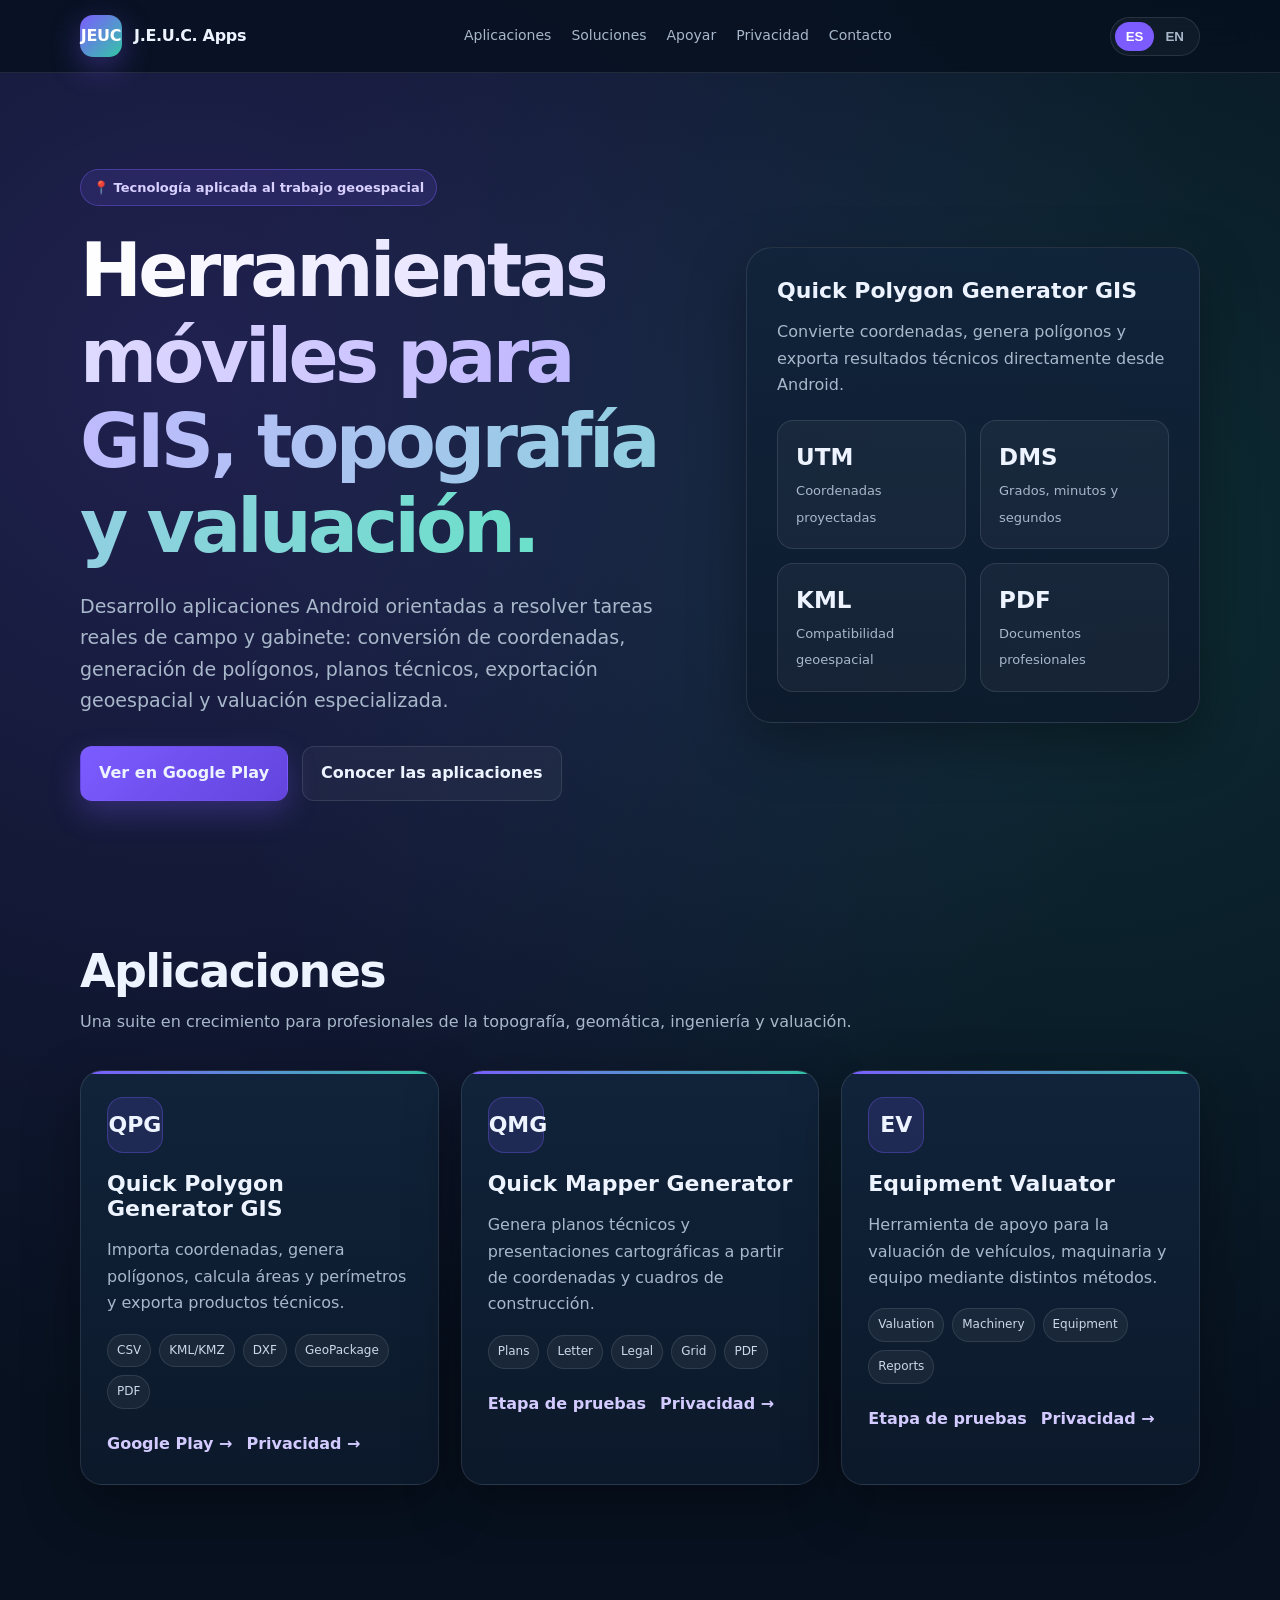
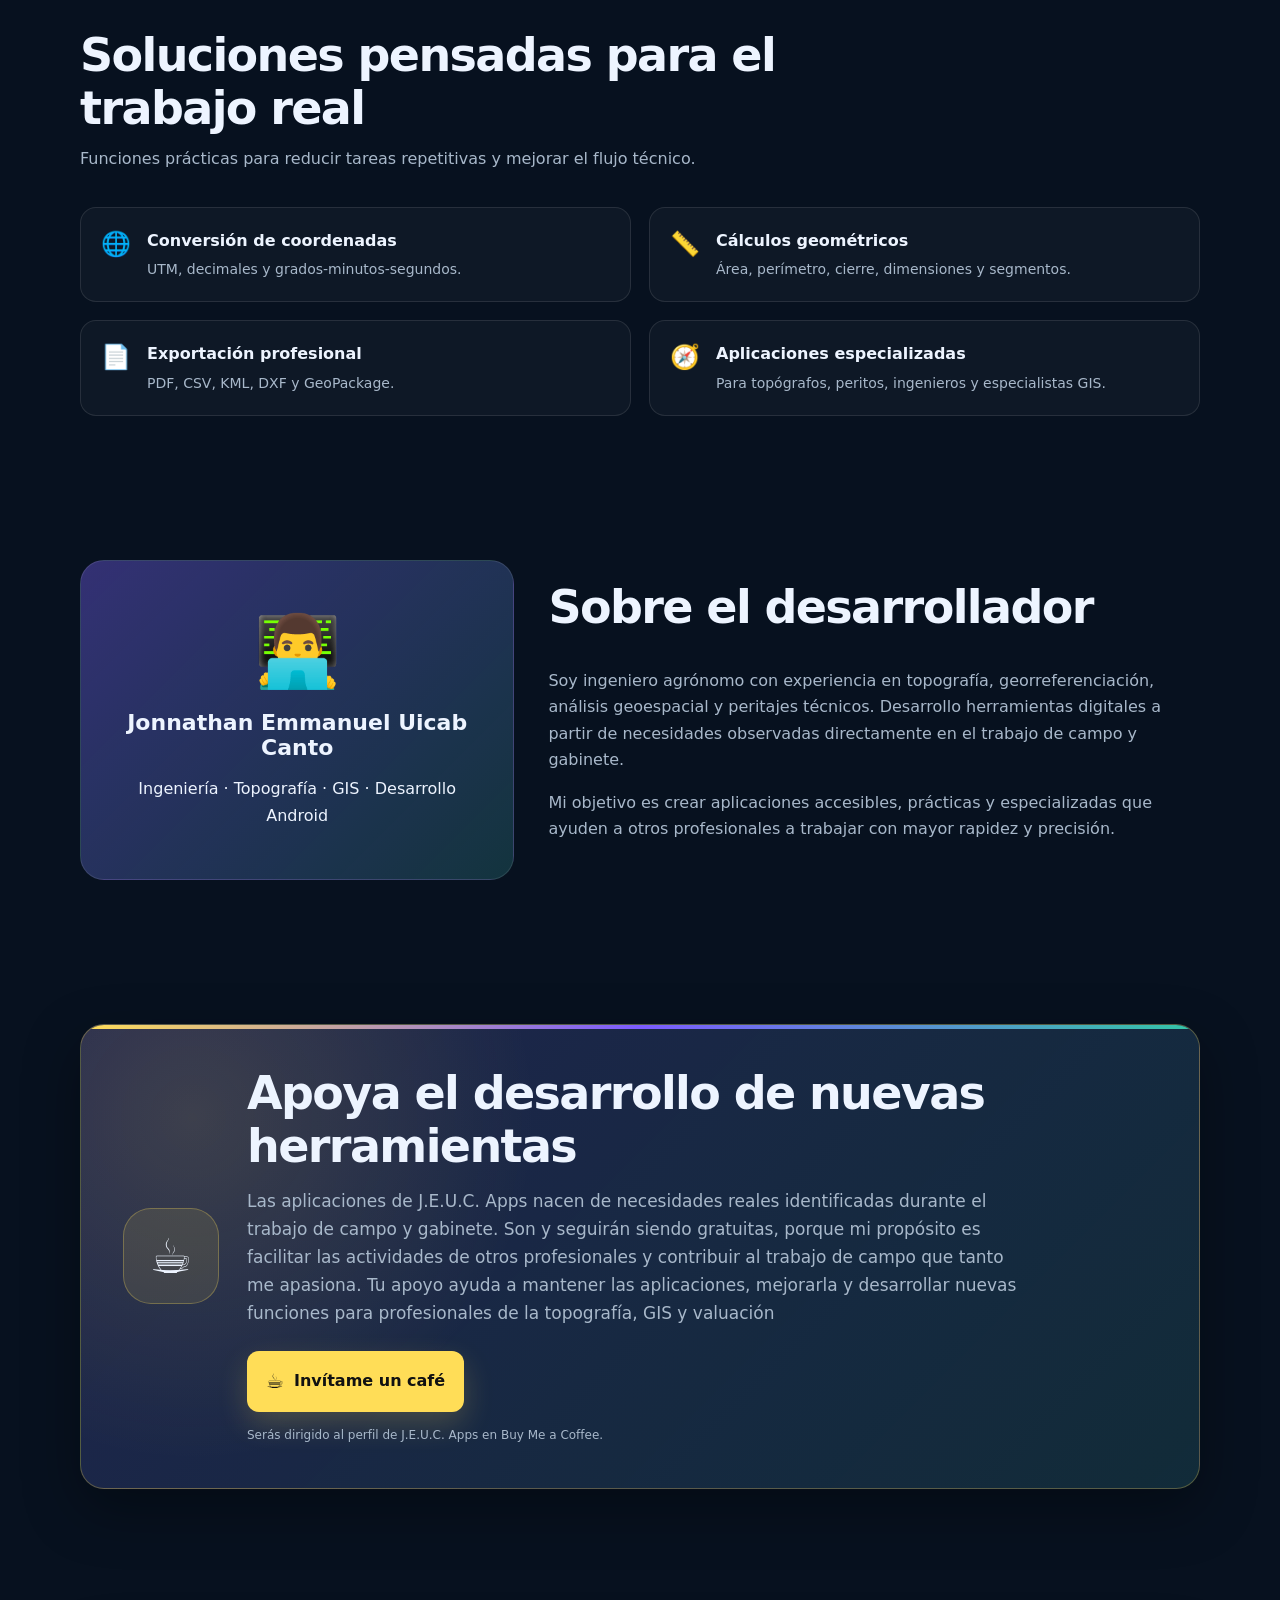
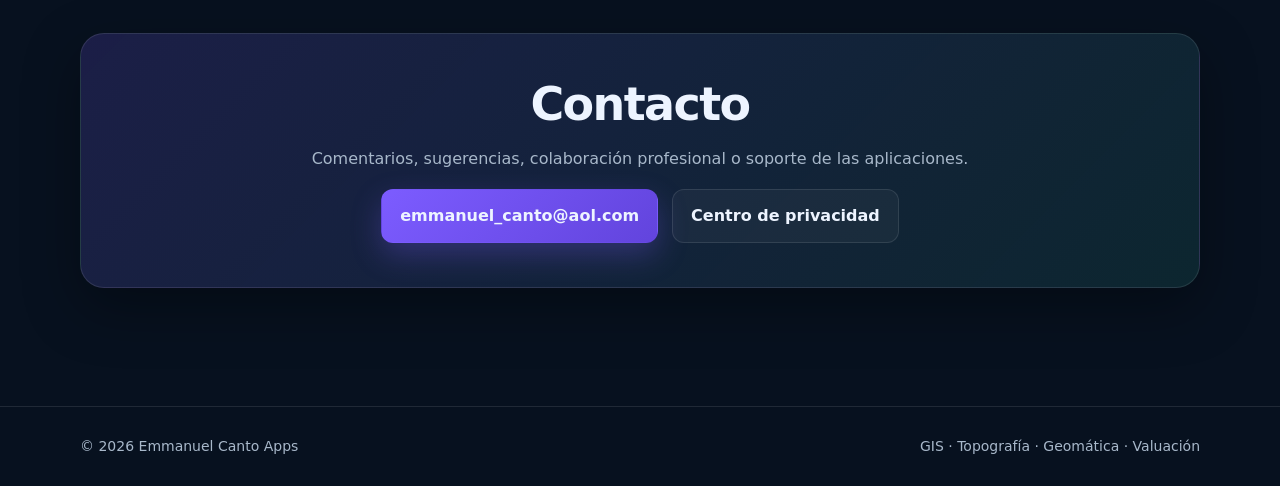
<file: index.html>
<!DOCTYPE html>
<html
  lang="es"
  data-title-es="J.E.U.C. Apps | GIS, Topografía y Valuación"
  data-title-en="J.E.U.C. Apps | GIS, Surveying and Valuation"
>

<head>
  <meta charset="UTF-8">

  <meta
    name="viewport"
    content="width=device-width, initial-scale=1.0"
  >

  <meta
    name="description"
    content="Android applications for GIS, surveying, geomatics and valuation."
  >

  <title>J.E.U.C. Apps</title>

  <link
    rel="stylesheet"
    href="styles.css?v=20260806-3"
  >
</head>

<body class="lang-es">

  <!-- =====================================================
       ENCABEZADO
       ===================================================== -->

  <header class="site-header">
    <div class="container navbar">

      <a class="brand" href="index.html">
        <span class="brand-mark">JEUC</span>
        <span>J.E.U.C. Apps</span>
      </a>

      <nav
        class="nav-links"
        aria-label="Main navigation"
      >

        <a href="index.html#apps">
          <span data-lang="es">Aplicaciones</span>
          <span data-lang="en">Apps</span>
        </a>

        <a href="index.html#solutions">
          <span data-lang="es">Soluciones</span>
          <span data-lang="en">Solutions</span>
        </a>

        <a href="index.html#support">
          <span data-lang="es">Apoyar</span>
          <span data-lang="en">Support</span>
        </a>

        <a href="privacy.html">
          <span data-lang="es">Privacidad</span>
          <span data-lang="en">Privacy</span>
        </a>

        <a href="index.html#contact">
          <span data-lang="es">Contacto</span>
          <span data-lang="en">Contact</span>
        </a>

      </nav>

      <div
        class="language-switch"
        aria-label="Language selector"
      >

        <button
          type="button"
          data-language-button="es"
          aria-pressed="false"
        >
          ES
        </button>

        <button
          type="button"
          data-language-button="en"
          aria-pressed="false"
        >
          EN
        </button>

      </div>

    </div>
  </header>


  <main>

    <!-- =====================================================
         HERO
         ===================================================== -->

    <section class="hero" id="home">
      <div class="container hero-grid">

        <div>

          <div class="eyebrow">

            <span data-lang="es">
              📍 Tecnología aplicada al trabajo geoespacial
            </span>

            <span data-lang="en">
              📍 Technology for geospatial work
            </span>

          </div>

          <h1>

            <span
              class="gradient-text"
              data-lang="es"
            >
              Herramientas móviles para GIS, topografía y valuación.
            </span>

            <span
              class="gradient-text"
              data-lang="en"
            >
              Mobile tools for GIS, surveying and valuation.
            </span>

          </h1>

          <p class="lead" data-lang="es">
            Desarrollo aplicaciones Android orientadas a resolver tareas
            reales de campo y gabinete: conversión de coordenadas,
            generación de polígonos, planos técnicos, exportación
            geoespacial y valuación especializada.
          </p>

          <p class="lead" data-lang="en">
            I develop Android applications focused on real field and office
            workflows: coordinate conversion, polygon generation,
            technical plans, geospatial exports and specialised valuation.
          </p>

          <div class="actions">

            <a
              class="btn btn-primary"
              href="https://play.google.com/store/apps/details?id=com.quickpolygongenerator.mobile"
              target="_blank"
              rel="noopener noreferrer"
            >

              <span data-lang="es">
                Ver en Google Play
              </span>

              <span data-lang="en">
                View on Google Play
              </span>

            </a>

            <a
              class="btn btn-secondary"
              href="#apps"
            >

              <span data-lang="es">
                Conocer las aplicaciones
              </span>

              <span data-lang="en">
                Explore the apps
              </span>

            </a>

          </div>

        </div>


        <aside class="hero-card">

          <h3>Quick Polygon Generator GIS</h3>

          <p data-lang="es">
            Convierte coordenadas, genera polígonos y exporta resultados
            técnicos directamente desde Android.
          </p>

          <p data-lang="en">
            Convert coordinates, generate polygons and export technical
            results directly from Android.
          </p>

          <div class="stat-grid">

            <div class="stat">
              <strong>UTM</strong>

              <span data-lang="es">
                Coordenadas proyectadas
              </span>

              <span data-lang="en">
                Projected coordinates
              </span>
            </div>

            <div class="stat">
              <strong>DMS</strong>

              <span data-lang="es">
                Grados, minutos y segundos
              </span>

              <span data-lang="en">
                Degrees, minutes and seconds
              </span>
            </div>

            <div class="stat">
              <strong>KML</strong>

              <span data-lang="es">
                Compatibilidad geoespacial
              </span>

              <span data-lang="en">
                Geospatial compatibility
              </span>
            </div>

            <div class="stat">
              <strong>PDF</strong>

              <span data-lang="es">
                Documentos profesionales
              </span>

              <span data-lang="en">
                Professional documents
              </span>
            </div>

          </div>

        </aside>

      </div>
    </section>


    <!-- =====================================================
         APLICACIONES
         ===================================================== -->

    <section id="apps">
      <div class="container">

        <div class="section-head">

          <h2 data-lang="es">
            Aplicaciones
          </h2>

          <h2 data-lang="en">
            Applications
          </h2>

          <p data-lang="es">
            Una suite en crecimiento para profesionales de la topografía,
            geomática, ingeniería y valuación.
          </p>

          <p data-lang="en">
            A growing suite for surveying, geomatics, engineering and
            valuation professionals.
          </p>

        </div>


        <div class="cards">

          <!-- Quick Polygon Generator -->

          <article class="card">

            <div class="app-icon">
              QPG
            </div>

            <h3>
              Quick Polygon Generator GIS
            </h3>

            <p data-lang="es">
              Importa coordenadas, genera polígonos, calcula áreas y
              perímetros y exporta productos técnicos.
            </p>

            <p data-lang="en">
              Import coordinates, generate polygons, calculate areas and
              perimeters, and export technical deliverables.
            </p>

            <div class="tags">
              <span class="tag">CSV</span>
              <span class="tag">KML/KMZ</span>
              <span class="tag">DXF</span>
              <span class="tag">GeoPackage</span>
              <span class="tag">PDF</span>
            </div>

            <div class="link-row">

              <a
                class="text-link"
                href="https://play.google.com/store/apps/details?id=com.quickpolygongenerator.mobile"
                target="_blank"
                rel="noopener noreferrer"
              >
                Google Play →
              </a>

              <a
                class="text-link"
                href="privacy-quick-polygon-generator.html"
              >

                <span data-lang="es">
                  Privacidad →
                </span>

                <span data-lang="en">
                  Privacy →
                </span>

              </a>

            </div>

          </article>


          <!-- Quick Mapper Generator -->

          <article class="card">

            <div class="app-icon">
              QMG
            </div>

            <h3>
              Quick Mapper Generator
            </h3>

            <p data-lang="es">
              Genera planos técnicos y presentaciones cartográficas a
              partir de coordenadas y cuadros de construcción.
            </p>

            <p data-lang="en">
              Generate technical plans and cartographic layouts from
              coordinates and construction tables.
            </p>

            <div class="tags">
              <span class="tag">Plans</span>
              <span class="tag">Letter</span>
              <span class="tag">Legal</span>
              <span class="tag">Grid</span>
              <span class="tag">PDF</span>
            </div>

            <div class="link-row">

              <span class="text-link">

                <span data-lang="es">
                  Etapa de pruebas
                </span>

                <span data-lang="en">
                  Testing phase
                </span>

              </span>

              <a
                class="text-link"
                href="privacy-quick-mapper-generator.html"
              >

                <span data-lang="es">
                  Privacidad →
                </span>

                <span data-lang="en">
                  Privacy →
                </span>

              </a>

            </div>

          </article>


          <!-- Equipment Valuator -->

          <article class="card">

            <div class="app-icon">
              EV
            </div>

            <h3>
              Equipment Valuator
            </h3>

            <p data-lang="es">
              Herramienta de apoyo para la valuación de vehículos,
              maquinaria y equipo mediante distintos métodos.
            </p>

            <p data-lang="en">
              A support tool for valuing vehicles, machinery and equipment
              using several valuation methods.
            </p>

            <div class="tags">
              <span class="tag">Valuation</span>
              <span class="tag">Machinery</span>
              <span class="tag">Equipment</span>
              <span class="tag">Reports</span>
            </div>

            <div class="link-row">

              <span class="text-link">

                <span data-lang="es">
                  Etapa de pruebas
                </span>

                <span data-lang="en">
                  Testing phase
                </span>

              </span>

              <a
                class="text-link"
                href="privacy-equipment-valuator.html"
              >

                <span data-lang="es">
                  Privacidad →
                </span>

                <span data-lang="en">
                  Privacy →
                </span>

              </a>

            </div>

          </article>

        </div>

      </div>
    </section>


    <!-- =====================================================
         SOLUCIONES
         ===================================================== -->

    <section id="solutions">
      <div class="container">

        <div class="section-head">

          <h2 data-lang="es">
            Soluciones pensadas para el trabajo real
          </h2>

          <h2 data-lang="en">
            Solutions designed for real work
          </h2>

          <p data-lang="es">
            Funciones prácticas para reducir tareas repetitivas y mejorar
            el flujo técnico.
          </p>

          <p data-lang="en">
            Practical features that reduce repetitive work and improve
            technical workflows.
          </p>

        </div>


        <div class="features">

          <div class="feature">

            <div class="feature-icon" aria-hidden="true">
              🌐
            </div>

            <div class="feature-content">

              <div
                class="feature-language"
                data-lang="es"
              >
                <strong>
                  Conversión de coordenadas
                </strong>

                <span>
                  UTM, decimales y grados-minutos-segundos.
                </span>
              </div>

              <div
                class="feature-language"
                data-lang="en"
              >
                <strong>
                  Coordinate conversion
                </strong>

                <span>
                  UTM, decimal degrees and degrees-minutes-seconds.
                </span>
              </div>

            </div>

          </div>


          <div class="feature">

            <div class="feature-icon" aria-hidden="true">
              📏
            </div>

            <div class="feature-content">

              <div
                class="feature-language"
                data-lang="es"
              >
                <strong>
                  Cálculos geométricos
                </strong>

                <span>
                  Área, perímetro, cierre, dimensiones y segmentos.
                </span>
              </div>

              <div
                class="feature-language"
                data-lang="en"
              >
                <strong>
                  Geometric calculations
                </strong>

                <span>
                  Area, perimeter, closure, dimensions and segments.
                </span>
              </div>

            </div>

          </div>


          <div class="feature">

            <div class="feature-icon" aria-hidden="true">
              📄
            </div>

            <div class="feature-content">

              <div
                class="feature-language"
                data-lang="es"
              >
                <strong>
                  Exportación profesional
                </strong>

                <span>
                  PDF, CSV, KML, DXF y GeoPackage.
                </span>
              </div>

              <div
                class="feature-language"
                data-lang="en"
              >
                <strong>
                  Professional exports
                </strong>

                <span>
                  PDF, CSV, KML, DXF and GeoPackage.
                </span>
              </div>

            </div>

          </div>


          <div class="feature">

            <div class="feature-icon" aria-hidden="true">
              🧭
            </div>

            <div class="feature-content">

              <div
                class="feature-language"
                data-lang="es"
              >
                <strong>
                  Aplicaciones especializadas
                </strong>

                <span>
                  Para topógrafos, peritos, ingenieros y especialistas GIS.
                </span>
              </div>

              <div
                class="feature-language"
                data-lang="en"
              >
                <strong>
                  Specialised applications
                </strong>

                <span>
                  For surveyors, expert witnesses, engineers and GIS
                  professionals.
                </span>
              </div>

            </div>

          </div>

        </div>

      </div>
    </section>


    <!-- =====================================================
         SOBRE EL DESARROLLADOR
         ===================================================== -->

    <section id="about">
      <div class="container about-grid">

        <div class="profile-panel">

          <div>

            <div
              class="profile-icon"
              aria-hidden="true"
            >
              👨‍💻
            </div>

            <h3>
              Jonnathan Emmanuel Uicab Canto
            </h3>

            <p data-lang="es">
              Ingeniería · Topografía · GIS · Desarrollo Android
            </p>

            <p data-lang="en">
              Engineering · Surveying · GIS · Android Development
            </p>

          </div>

        </div>


        <div class="about-copy">

          <div class="section-head">

            <h2 data-lang="es">
              Sobre el desarrollador
            </h2>

            <h2 data-lang="en">
              About the developer
            </h2>

          </div>

          <p data-lang="es">
            Soy ingeniero agrónomo con experiencia en topografía,
            georreferenciación, análisis geoespacial y peritajes técnicos.
            Desarrollo herramientas digitales a partir de necesidades
            observadas directamente en el trabajo de campo y gabinete.
          </p>

          <p data-lang="en">
            I am a B.Sc. in agricultural engineering with experience in
            surveying, georeferencing, geospatial analysis and technical
            expert work. I build digital tools based on needs observed
            directly in field and office practice.
          </p>

          <p data-lang="es">
            Mi objetivo es crear aplicaciones accesibles, prácticas y
            especializadas que ayuden a otros profesionales a trabajar con
            mayor rapidez y precisión.
          </p>

          <p data-lang="en">
            My goal is to create accessible, practical and specialised
            applications that help professionals work faster and more
            accurately.
          </p>

        </div>

      </div>
    </section>


    <!-- =====================================================
         APOYO Y DONACIONES
         ===================================================== -->

    <section id="support">
      <div class="container">

        <div class="support-box">

          <div
            class="support-icon"
            aria-hidden="true"
          >
            ☕
          </div>

          <div class="support-content">

            <h2 data-lang="es">
              Apoya el desarrollo de nuevas herramientas
            </h2>

            <h2 data-lang="en">
              Support the development of new tools
            </h2>

            <p data-lang="es">
              Las aplicaciones de J.E.U.C. Apps nacen de necesidades reales
              identificadas durante el trabajo de campo y gabinete. Son y seguirán
              siendo gratuitas, porque mi propósito es facilitar las actividades de 
              otros profesionales y contribuir al trabajo de campo que tanto me
              apasiona. Tu apoyo ayuda a mantener las aplicaciones, mejorarla y 
              desarrollar nuevas funciones para profesionales de la topografía,
              GIS y valuación
            </p>

            <p data-lang="en">
              J.E.U.C. Apps are created from real needs identified during in field and
              office work. They are and will remain free, because my goal is to make
              professional tasks easies and contribute to the fieldwork I am passionate
              about. Your support helps to maintain and improve the applications and
              develop new features for surveying, GIS and valuation professionals.
            </p>

            <a
              class="btn support-button"
              href="https://buymeacoffee.com/jeuc"
              target="_blank"
              rel="noopener noreferrer"
              aria-label="Buy Me a Coffee - J.E.U.C. Apps"
            >

              <span
                class="coffee-symbol"
                aria-hidden="true"
              >
                ☕
              </span>

              <span data-lang="es">
                Invítame un café
              </span>

              <span data-lang="en">
                Buy me a coffee
              </span>

            </a>

            <small data-lang="es">
              Serás dirigido al perfil de J.E.U.C. Apps en Buy Me a Coffee.
            </small>

            <small data-lang="en">
              You will be redirected to the J.E.U.C. Apps profile on
              Buy Me a Coffee.
            </small>

          </div>

        </div>

      </div>
    </section>


    <!-- =====================================================
         CONTACTO
         ===================================================== -->

    <section id="contact">
      <div class="container">

        <div class="contact-box">

          <h2 data-lang="es">
            Contacto
          </h2>

          <h2 data-lang="en">
            Contact
          </h2>

          <p data-lang="es">
            Comentarios, sugerencias, colaboración profesional o soporte
            de las aplicaciones.
          </p>

          <p data-lang="en">
            Feedback, suggestions, professional collaboration or
            application support.
          </p>

          <div
            class="actions"
            style="justify-content: center;"
          >

            <a
              class="btn btn-primary"
              href="mailto:emmanuel_canto@aol.com"
            >
              emmanuel_canto@aol.com
            </a>

            <a
              class="btn btn-secondary"
              href="privacy.html"
            >

              <span data-lang="es">
                Centro de privacidad
              </span>

              <span data-lang="en">
                Privacy centre
              </span>

            </a>

          </div>

        </div>

      </div>
    </section>

  </main>


  <!-- =====================================================
       PIE DE PÁGINA
       ===================================================== -->

  <footer>
    <div class="container footer-row">

      <span>
        © 2026 Emmanuel Canto Apps
      </span>

      <span>

        <span data-lang="es">
          GIS · Topografía · Geomática · Valuación
        </span>

        <span data-lang="en">
          GIS · Surveying · Geomatics · Valuation
        </span>

      </span>

    </div>
  </footer>


  <!-- =====================================================
       CONTROL DE IDIOMA
       ===================================================== -->

  <script>
    (() => {
      const STORAGE_KEY = "jeuc-language";
      const SUPPORTED_LANGUAGES = ["es", "en"];

      function getSavedLanguage() {
        try {
          const savedLanguage = localStorage.getItem(STORAGE_KEY);

          return SUPPORTED_LANGUAGES.includes(savedLanguage)
            ? savedLanguage
            : "es";
        } catch (error) {
          return "es";
        }
      }

      function saveLanguage(language) {
        try {
          localStorage.setItem(STORAGE_KEY, language);
        } catch (error) {
          console.warn("Language preference could not be saved.");
        }
      }

      function setLanguage(language) {
        const selectedLanguage =
          SUPPORTED_LANGUAGES.includes(language)
            ? language
            : "es";

        document.documentElement.lang = selectedLanguage;

        document.body.classList.remove(
          "lang-es",
          "lang-en"
        );

        document.body.classList.add(
          `lang-${selectedLanguage}`
        );

        document
          .querySelectorAll("[data-language-button]")
          .forEach((button) => {
            const isActive =
              button.dataset.languageButton === selectedLanguage;

            button.classList.toggle(
              "active",
              isActive
            );

            button.setAttribute(
              "aria-pressed",
              String(isActive)
            );
          });

        const title =
          selectedLanguage === "es"
            ? document.documentElement.dataset.titleEs
            : document.documentElement.dataset.titleEn;

        if (title) {
          document.title = title;
        }

        saveLanguage(selectedLanguage);
      }

      document
        .querySelectorAll("[data-language-button]")
        .forEach((button) => {
          button.addEventListener("click", () => {
            setLanguage(
              button.dataset.languageButton
            );
          });
        });

      setLanguage(
        getSavedLanguage()
      );
    })();
  </script>

</body>
</html>
</file>
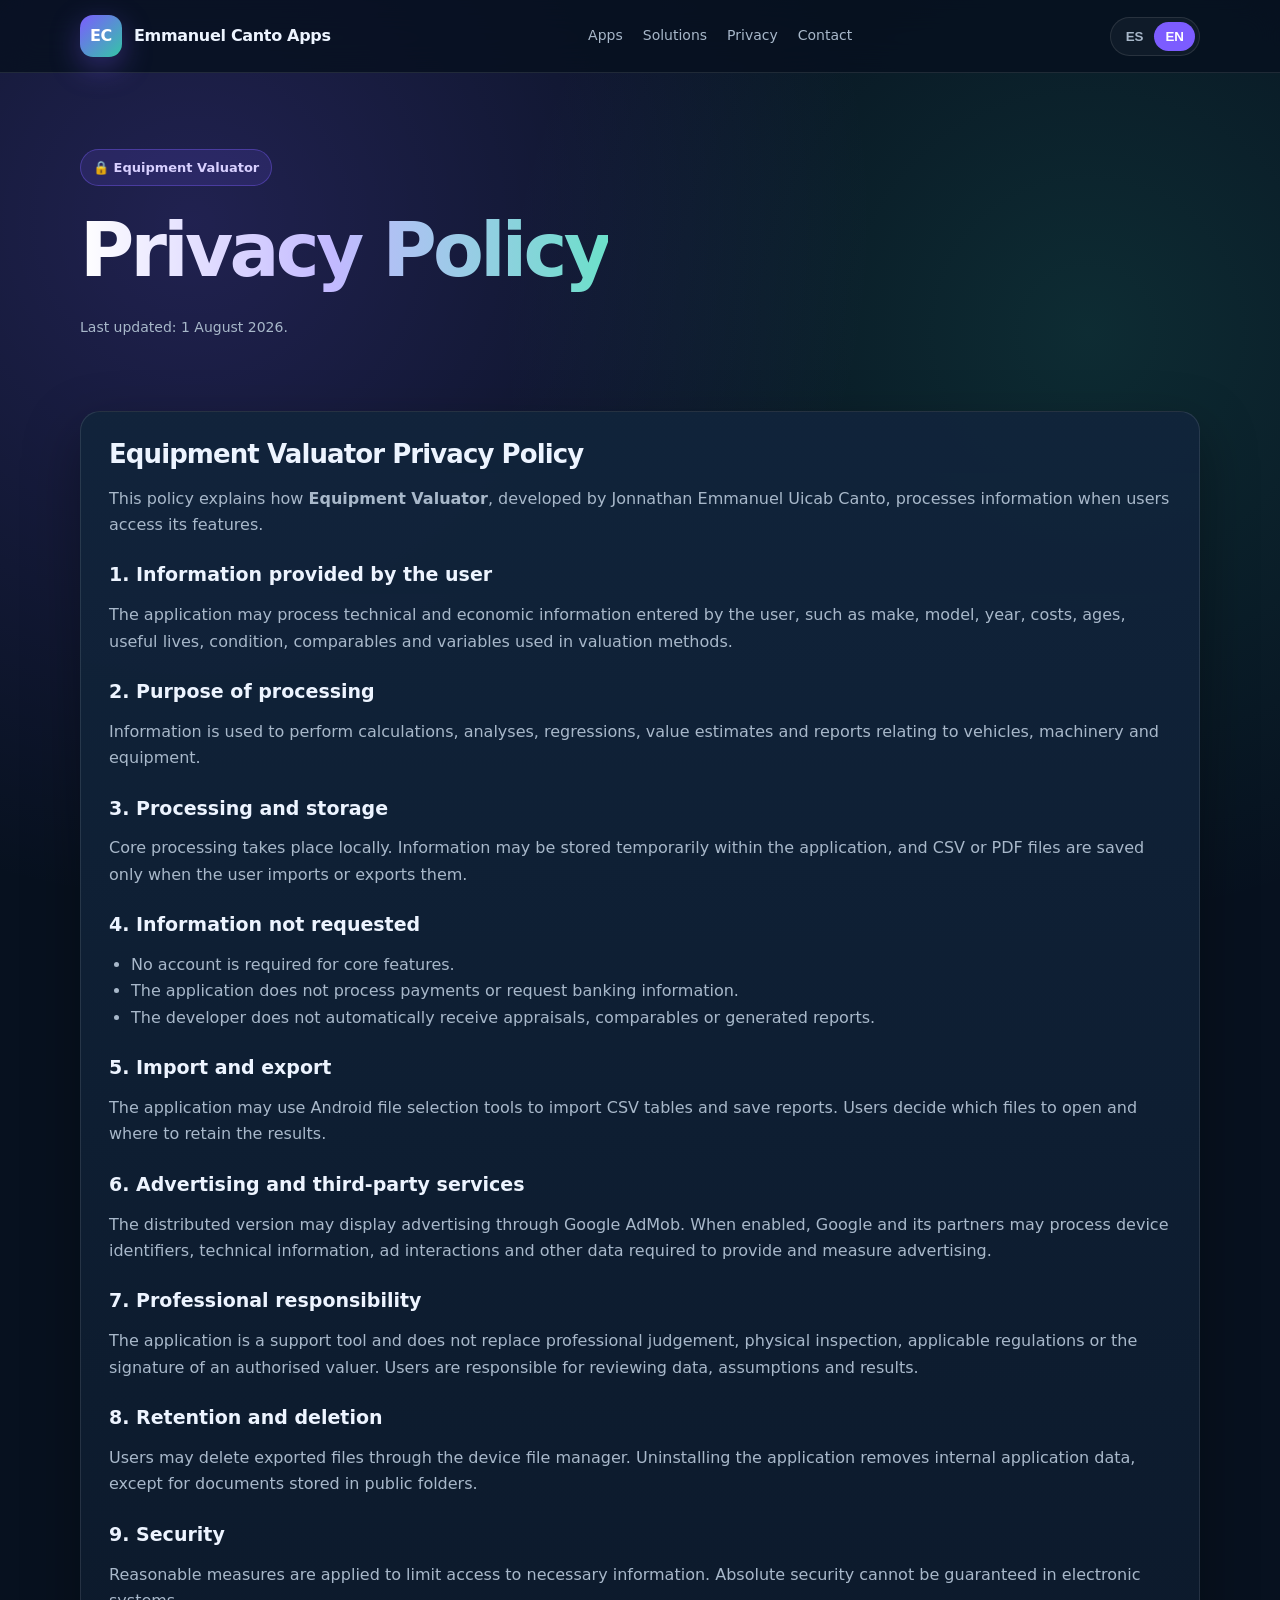
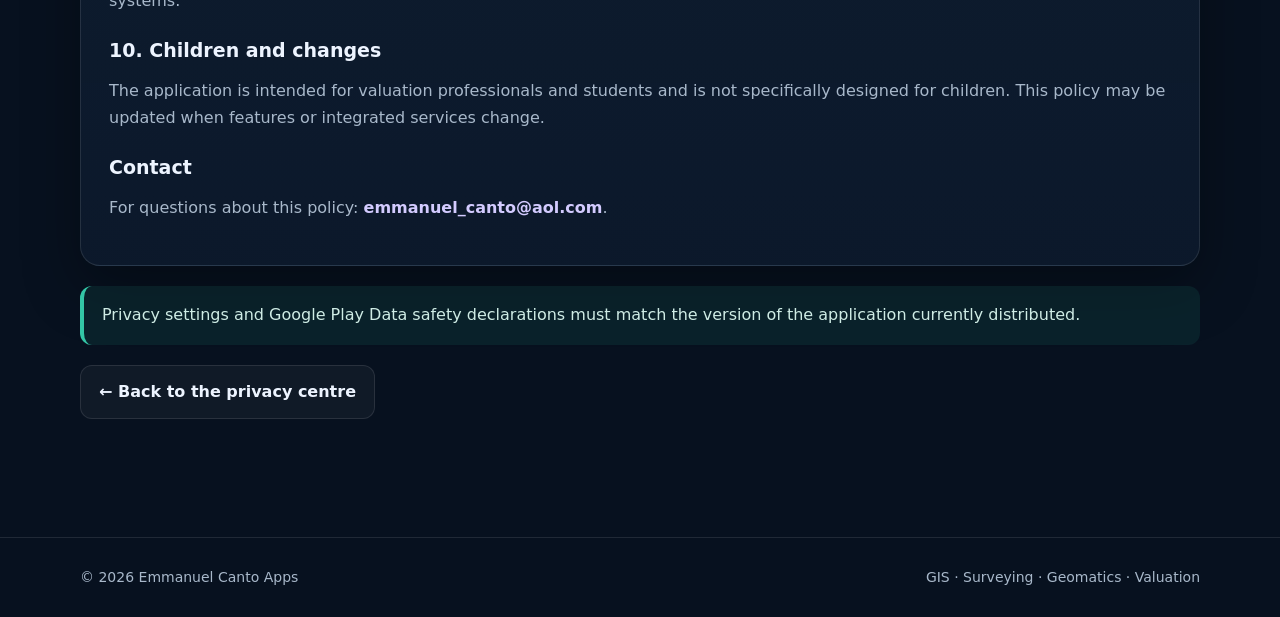
<file: privacy-equipment-valuator.html>
<!DOCTYPE html>
<html lang="es" data-title-es="Política de privacidad de Equipment Valuator"
      data-title-en="Equipment Valuator Privacy Policy">
<head>
  <meta charset="UTF-8">
  <meta name="viewport" content="width=device-width, initial-scale=1.0">
  <title>Equipment Valuator Privacy Policy</title>
  <link rel="stylesheet" href="styles.css">
  <script src="script.js" defer></script>
</head>
<body class="lang-es">

<header class="site-header">
  <div class="container navbar">
    <a class="brand" href="index.html">
      <span class="brand-mark">EC</span>
      <span>Emmanuel Canto Apps</span>
    </a>

    <nav class="nav-links" aria-label="Main navigation">
      <a href="index.html#apps">
        <span data-lang="es">Aplicaciones</span><span data-lang="en">Apps</span>
      </a>
      <a href="index.html#solutions">
        <span data-lang="es">Soluciones</span><span data-lang="en">Solutions</span>
      </a>
      <a href="privacy.html">
        <span data-lang="es">Privacidad</span><span data-lang="en">Privacy</span>
      </a>
      <a href="index.html#contact">
        <span data-lang="es">Contacto</span><span data-lang="en">Contact</span>
      </a>
    </nav>

    <div class="language-switch" aria-label="Language selector">
      <button type="button" data-language-button="es" aria-pressed="false">ES</button>
      <button type="button" data-language-button="en" aria-pressed="false">EN</button>
    </div>
  </div>
</header>


<main>
  <section class="privacy-hero">
    <div class="container">
      <div class="eyebrow">🔒 Equipment Valuator</div>
      <h1>
        <span data-lang="es" class="gradient-text">Política de privacidad</span>
        <span data-lang="en" class="gradient-text">Privacy Policy</span>
      </h1>
      <p class="policy-meta">
        <span data-lang="es">Última actualización: 1 de agosto de 2026.</span>
        <span data-lang="en">Last updated: 1 August 2026.</span>
      </p>
    </div>
  </section>

  <section style="padding-top:24px">
    <div class="container privacy-grid">
      <article class="policy-card" data-lang="es">
        <h2>Política de privacidad de Equipment Valuator</h2>
        <p>
          Esta política explica cómo la aplicación <strong>Equipment Valuator</strong>, desarrollada por
          Jonnathan Emmanuel Uicab Canto, procesa la información cuando el usuario utiliza sus funciones.
        </p>
        <h3>1. Información proporcionada por el usuario</h3><p>La aplicación puede procesar datos técnicos y económicos ingresados por el usuario, tales como marca, modelo, año, costos, edades, vidas útiles, condiciones, comparables y variables utilizadas en los métodos de valuación.</p>
<h3>2. Finalidad del procesamiento</h3><p>La información se utiliza para realizar cálculos, análisis, regresiones, estimaciones de valor y generación de reportes relacionados con vehículos, maquinaria y equipo.</p>
<h3>3. Procesamiento y almacenamiento</h3><p>El procesamiento principal se realiza localmente. Los datos pueden conservarse temporalmente dentro de la aplicación y los archivos CSV o PDF se guardan solo cuando el usuario los importa o exporta.</p>
<h3>4. Datos que no se solicitan</h3><ul><li>No se requiere una cuenta para utilizar las funciones principales.</li><li>La aplicación no realiza pagos ni solicita datos bancarios.</li><li>El desarrollador no recibe automáticamente los avalúos, comparables ni reportes generados.</li></ul>
<h3>5. Importación y exportación</h3><p>La aplicación puede utilizar el selector de archivos de Android para importar tablas CSV y guardar reportes. El usuario decide qué archivos abre y dónde conserva los resultados.</p>
<h3>6. Publicidad y servicios de terceros</h3><p>La versión distribuida puede mostrar publicidad mediante Google AdMob. Cuando está habilitada, Google y sus socios pueden procesar identificadores del dispositivo, información técnica, interacciones con anuncios y otros datos necesarios para prestar y medir el servicio publicitario.</p>
<h3>7. Responsabilidad profesional</h3><p>La aplicación es una herramienta de apoyo y no sustituye el criterio profesional, la inspección física, la normativa aplicable ni la firma de un valuador autorizado. El usuario es responsable de revisar los datos, supuestos y resultados.</p>
<h3>8. Conservación y eliminación</h3><p>El usuario puede borrar los archivos exportados desde el administrador del dispositivo. La desinstalación elimina los datos internos de la aplicación, salvo documentos guardados en carpetas públicas.</p>
<h3>9. Seguridad</h3><p>Se aplican medidas razonables para limitar el acceso a la información necesaria. No puede garantizarse seguridad absoluta en sistemas electrónicos.</p>
<h3>10. Menores y modificaciones</h3><p>La aplicación está orientada a profesionales y estudiantes de valuación y no está diseñada específicamente para menores. La política puede actualizarse cuando cambien las funciones o los servicios integrados.</p>
        <h3>Contacto</h3>
        <p>Para preguntas relacionadas con esta política: <a class="text-link" href="mailto:emmanuel_canto@aol.com">emmanuel_canto@aol.com</a>.</p>
      </article>

      <article class="policy-card" data-lang="en">
        <h2>Equipment Valuator Privacy Policy</h2>
        <p>
          This policy explains how <strong>Equipment Valuator</strong>, developed by
          Jonnathan Emmanuel Uicab Canto, processes information when users access its features.
        </p>
        <h3>1. Information provided by the user</h3><p>The application may process technical and economic information entered by the user, such as make, model, year, costs, ages, useful lives, condition, comparables and variables used in valuation methods.</p>
<h3>2. Purpose of processing</h3><p>Information is used to perform calculations, analyses, regressions, value estimates and reports relating to vehicles, machinery and equipment.</p>
<h3>3. Processing and storage</h3><p>Core processing takes place locally. Information may be stored temporarily within the application, and CSV or PDF files are saved only when the user imports or exports them.</p>
<h3>4. Information not requested</h3><ul><li>No account is required for core features.</li><li>The application does not process payments or request banking information.</li><li>The developer does not automatically receive appraisals, comparables or generated reports.</li></ul>
<h3>5. Import and export</h3><p>The application may use Android file selection tools to import CSV tables and save reports. Users decide which files to open and where to retain the results.</p>
<h3>6. Advertising and third-party services</h3><p>The distributed version may display advertising through Google AdMob. When enabled, Google and its partners may process device identifiers, technical information, ad interactions and other data required to provide and measure advertising.</p>
<h3>7. Professional responsibility</h3><p>The application is a support tool and does not replace professional judgement, physical inspection, applicable regulations or the signature of an authorised valuer. Users are responsible for reviewing data, assumptions and results.</p>
<h3>8. Retention and deletion</h3><p>Users may delete exported files through the device file manager. Uninstalling the application removes internal application data, except for documents stored in public folders.</p>
<h3>9. Security</h3><p>Reasonable measures are applied to limit access to necessary information. Absolute security cannot be guaranteed in electronic systems.</p>
<h3>10. Children and changes</h3><p>The application is intended for valuation professionals and students and is not specifically designed for children. This policy may be updated when features or integrated services change.</p>
        <h3>Contact</h3>
        <p>For questions about this policy: <a class="text-link" href="mailto:emmanuel_canto@aol.com">emmanuel_canto@aol.com</a>.</p>
      </article>

      <div class="notice">
        <span data-lang="es">
          La configuración de privacidad y las declaraciones de Seguridad de los datos en Google Play
          deben coincidir con la versión de la aplicación que se encuentre publicada.
        </span>
        <span data-lang="en">
          Privacy settings and Google Play Data safety declarations must match the version of the
          application currently distributed.
        </span>
      </div>

      <a class="btn btn-secondary" href="privacy.html" style="width:max-content">
        <span data-lang="es">← Volver al centro de privacidad</span>
        <span data-lang="en">← Back to the privacy centre</span>
      </a>
    </div>
  </section>
</main>


<footer>
  <div class="container footer-row">
    <span>
      <span data-lang="es">© 2026 Emmanuel Canto Apps</span>
      <span data-lang="en">© 2026 Emmanuel Canto Apps</span>
    </span>
    <span>
      <span data-lang="es">GIS · Topografía · Geomática · Valuación</span>
      <span data-lang="en">GIS · Surveying · Geomatics · Valuation</span>
    </span>
  </div>
</footer>

</body>
</html>
</file>
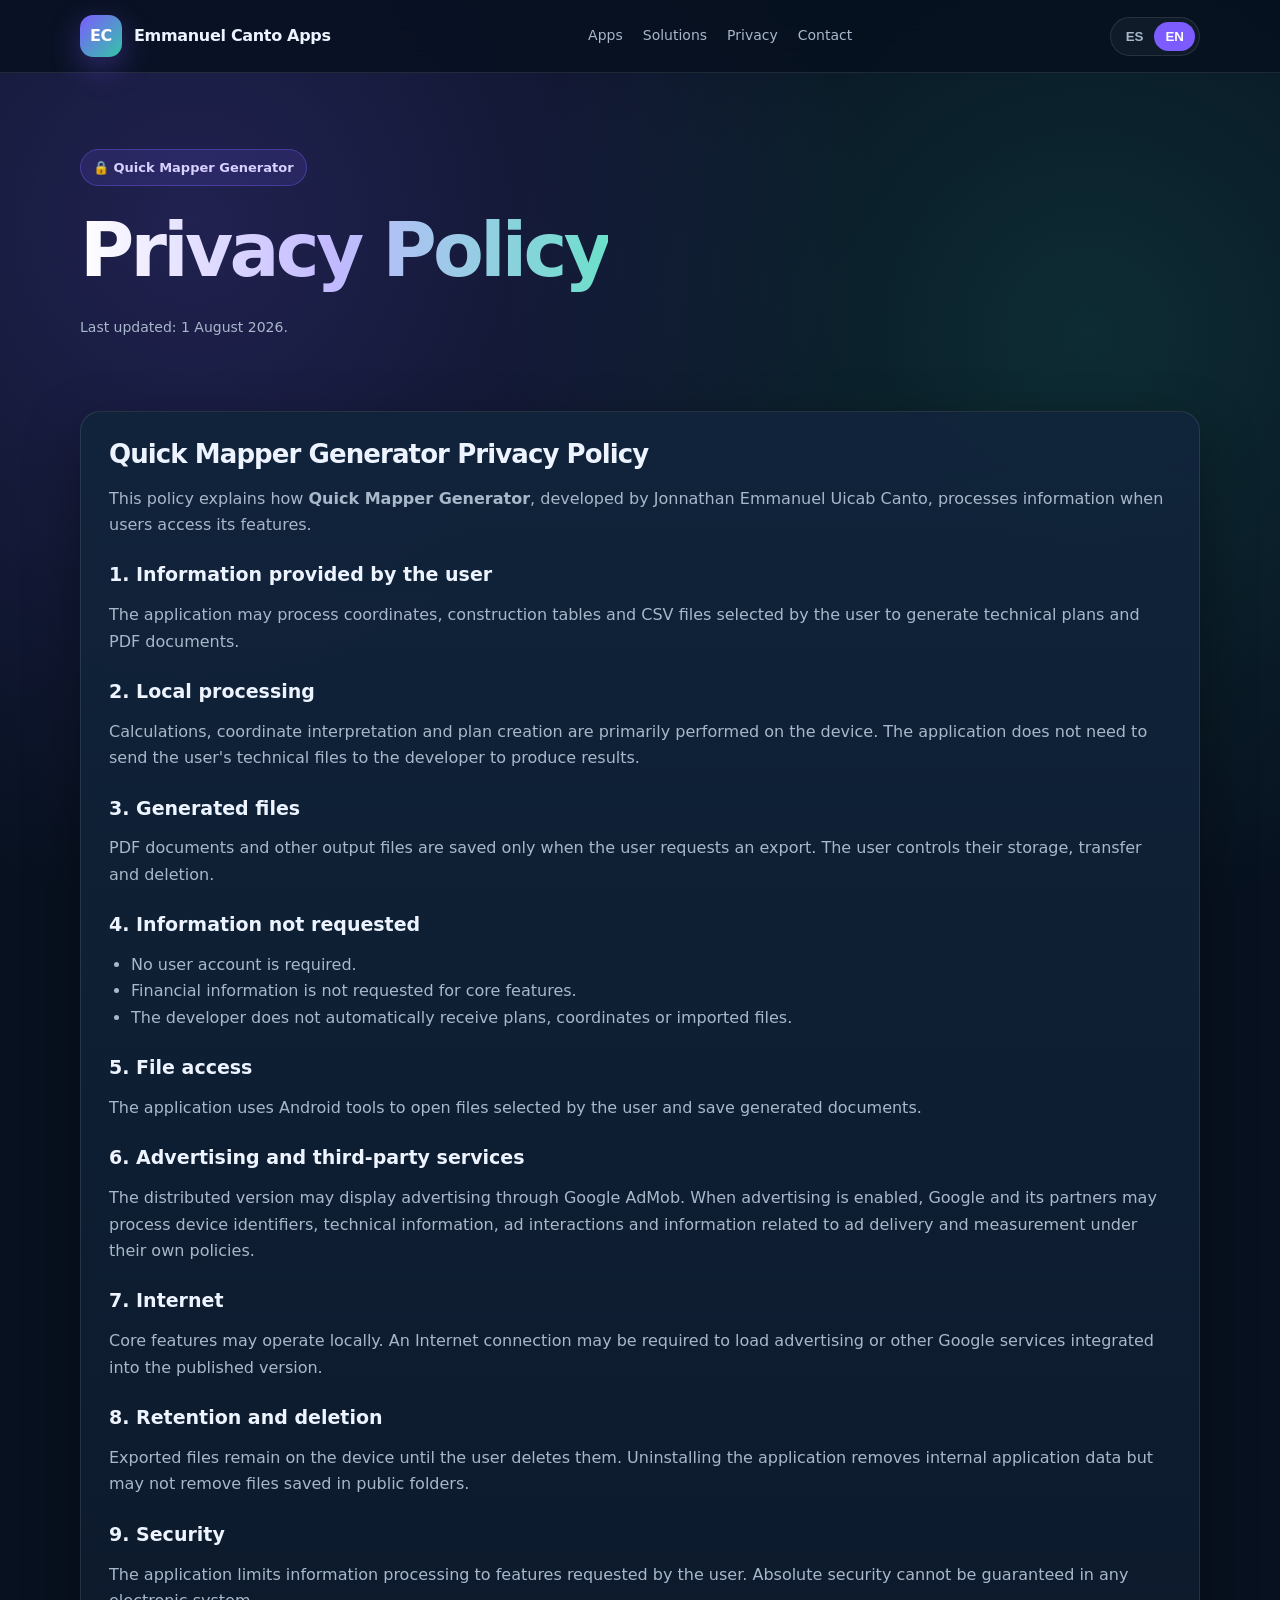
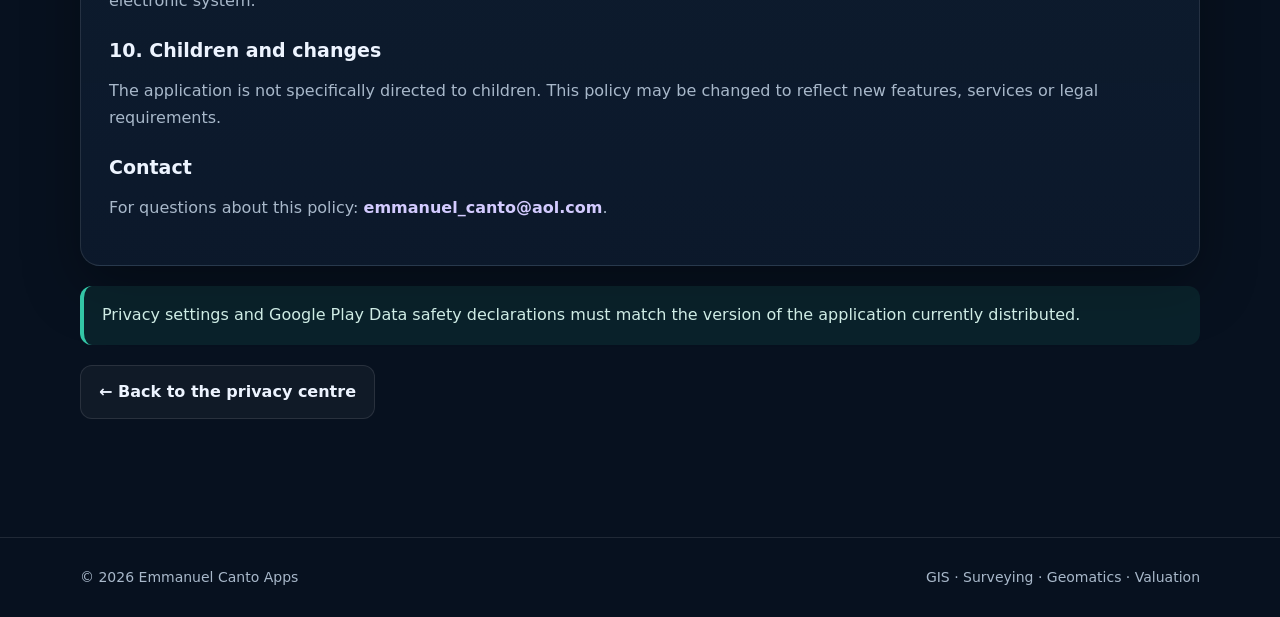
<file: privacy-quick-mapper-generator.html>
<!DOCTYPE html>
<html lang="es" data-title-es="Política de privacidad de Quick Mapper Generator"
      data-title-en="Quick Mapper Generator Privacy Policy">
<head>
  <meta charset="UTF-8">
  <meta name="viewport" content="width=device-width, initial-scale=1.0">
  <title>Quick Mapper Generator Privacy Policy</title>
  <link rel="stylesheet" href="styles.css">
  <script src="script.js" defer></script>
</head>
<body class="lang-es">

<header class="site-header">
  <div class="container navbar">
    <a class="brand" href="index.html">
      <span class="brand-mark">EC</span>
      <span>Emmanuel Canto Apps</span>
    </a>

    <nav class="nav-links" aria-label="Main navigation">
      <a href="index.html#apps">
        <span data-lang="es">Aplicaciones</span><span data-lang="en">Apps</span>
      </a>
      <a href="index.html#solutions">
        <span data-lang="es">Soluciones</span><span data-lang="en">Solutions</span>
      </a>
      <a href="privacy.html">
        <span data-lang="es">Privacidad</span><span data-lang="en">Privacy</span>
      </a>
      <a href="index.html#contact">
        <span data-lang="es">Contacto</span><span data-lang="en">Contact</span>
      </a>
    </nav>

    <div class="language-switch" aria-label="Language selector">
      <button type="button" data-language-button="es" aria-pressed="false">ES</button>
      <button type="button" data-language-button="en" aria-pressed="false">EN</button>
    </div>
  </div>
</header>


<main>
  <section class="privacy-hero">
    <div class="container">
      <div class="eyebrow">🔒 Quick Mapper Generator</div>
      <h1>
        <span data-lang="es" class="gradient-text">Política de privacidad</span>
        <span data-lang="en" class="gradient-text">Privacy Policy</span>
      </h1>
      <p class="policy-meta">
        <span data-lang="es">Última actualización: 1 de agosto de 2026.</span>
        <span data-lang="en">Last updated: 1 August 2026.</span>
      </p>
    </div>
  </section>

  <section style="padding-top:24px">
    <div class="container privacy-grid">
      <article class="policy-card" data-lang="es">
        <h2>Política de privacidad de Quick Mapper Generator</h2>
        <p>
          Esta política explica cómo la aplicación <strong>Quick Mapper Generator</strong>, desarrollada por
          Jonnathan Emmanuel Uicab Canto, procesa la información cuando el usuario utiliza sus funciones.
        </p>
        <h3>1. Información proporcionada por el usuario</h3><p>La aplicación puede procesar coordenadas, cuadros de construcción y archivos CSV seleccionados por el usuario para generar planos técnicos y documentos PDF.</p>
<h3>2. Procesamiento local</h3><p>Los cálculos, la interpretación de coordenadas y la creación de planos se realizan principalmente en el dispositivo. La aplicación no necesita enviar los archivos técnicos del usuario al desarrollador para producir los resultados.</p>
<h3>3. Archivos generados</h3><p>Los documentos PDF y otros archivos de salida se guardan únicamente cuando el usuario solicita su exportación. El usuario controla su almacenamiento, transferencia y eliminación.</p>
<h3>4. Datos que no se solicitan</h3><ul><li>No se requiere una cuenta de usuario.</li><li>No se solicitan datos financieros para utilizar las funciones principales.</li><li>El desarrollador no recibe automáticamente los planos, coordenadas o archivos importados.</li></ul>
<h3>5. Acceso a archivos</h3><p>La aplicación utiliza las herramientas de Android para abrir archivos seleccionados por el usuario y guardar documentos generados.</p>
<h3>6. Publicidad y servicios de terceros</h3><p>La versión distribuida puede mostrar publicidad mediante Google AdMob. Cuando la publicidad está habilitada, Google y sus socios pueden procesar identificadores del dispositivo, información técnica, interacciones con anuncios y datos relacionados con la entrega y medición publicitaria conforme a sus políticas.</p>
<h3>7. Internet</h3><p>Las funciones principales pueden operar localmente. La conexión a Internet puede ser necesaria para cargar anuncios u otros servicios de Google integrados en la versión publicada.</p>
<h3>8. Conservación y eliminación</h3><p>Los archivos exportados permanecen en el dispositivo hasta que el usuario los elimina. La desinstalación de la aplicación elimina sus datos internos, pero no necesariamente los archivos guardados en carpetas públicas.</p>
<h3>9. Seguridad</h3><p>La aplicación limita el tratamiento de información a las funciones solicitadas por el usuario. No es posible garantizar seguridad absoluta en ningún sistema electrónico.</p>
<h3>10. Menores y cambios</h3><p>La aplicación no está dirigida específicamente a menores. Esta política puede modificarse para reflejar nuevas funciones, servicios o requisitos legales.</p>
        <h3>Contacto</h3>
        <p>Para preguntas relacionadas con esta política: <a class="text-link" href="mailto:emmanuel_canto@aol.com">emmanuel_canto@aol.com</a>.</p>
      </article>

      <article class="policy-card" data-lang="en">
        <h2>Quick Mapper Generator Privacy Policy</h2>
        <p>
          This policy explains how <strong>Quick Mapper Generator</strong>, developed by
          Jonnathan Emmanuel Uicab Canto, processes information when users access its features.
        </p>
        <h3>1. Information provided by the user</h3><p>The application may process coordinates, construction tables and CSV files selected by the user to generate technical plans and PDF documents.</p>
<h3>2. Local processing</h3><p>Calculations, coordinate interpretation and plan creation are primarily performed on the device. The application does not need to send the user's technical files to the developer to produce results.</p>
<h3>3. Generated files</h3><p>PDF documents and other output files are saved only when the user requests an export. The user controls their storage, transfer and deletion.</p>
<h3>4. Information not requested</h3><ul><li>No user account is required.</li><li>Financial information is not requested for core features.</li><li>The developer does not automatically receive plans, coordinates or imported files.</li></ul>
<h3>5. File access</h3><p>The application uses Android tools to open files selected by the user and save generated documents.</p>
<h3>6. Advertising and third-party services</h3><p>The distributed version may display advertising through Google AdMob. When advertising is enabled, Google and its partners may process device identifiers, technical information, ad interactions and information related to ad delivery and measurement under their own policies.</p>
<h3>7. Internet</h3><p>Core features may operate locally. An Internet connection may be required to load advertising or other Google services integrated into the published version.</p>
<h3>8. Retention and deletion</h3><p>Exported files remain on the device until the user deletes them. Uninstalling the application removes internal application data but may not remove files saved in public folders.</p>
<h3>9. Security</h3><p>The application limits information processing to features requested by the user. Absolute security cannot be guaranteed in any electronic system.</p>
<h3>10. Children and changes</h3><p>The application is not specifically directed to children. This policy may be changed to reflect new features, services or legal requirements.</p>
        <h3>Contact</h3>
        <p>For questions about this policy: <a class="text-link" href="mailto:emmanuel_canto@aol.com">emmanuel_canto@aol.com</a>.</p>
      </article>

      <div class="notice">
        <span data-lang="es">
          La configuración de privacidad y las declaraciones de Seguridad de los datos en Google Play
          deben coincidir con la versión de la aplicación que se encuentre publicada.
        </span>
        <span data-lang="en">
          Privacy settings and Google Play Data safety declarations must match the version of the
          application currently distributed.
        </span>
      </div>

      <a class="btn btn-secondary" href="privacy.html" style="width:max-content">
        <span data-lang="es">← Volver al centro de privacidad</span>
        <span data-lang="en">← Back to the privacy centre</span>
      </a>
    </div>
  </section>
</main>


<footer>
  <div class="container footer-row">
    <span>
      <span data-lang="es">© 2026 Emmanuel Canto Apps</span>
      <span data-lang="en">© 2026 Emmanuel Canto Apps</span>
    </span>
    <span>
      <span data-lang="es">GIS · Topografía · Geomática · Valuación</span>
      <span data-lang="en">GIS · Surveying · Geomatics · Valuation</span>
    </span>
  </div>
</footer>

</body>
</html>
</file>
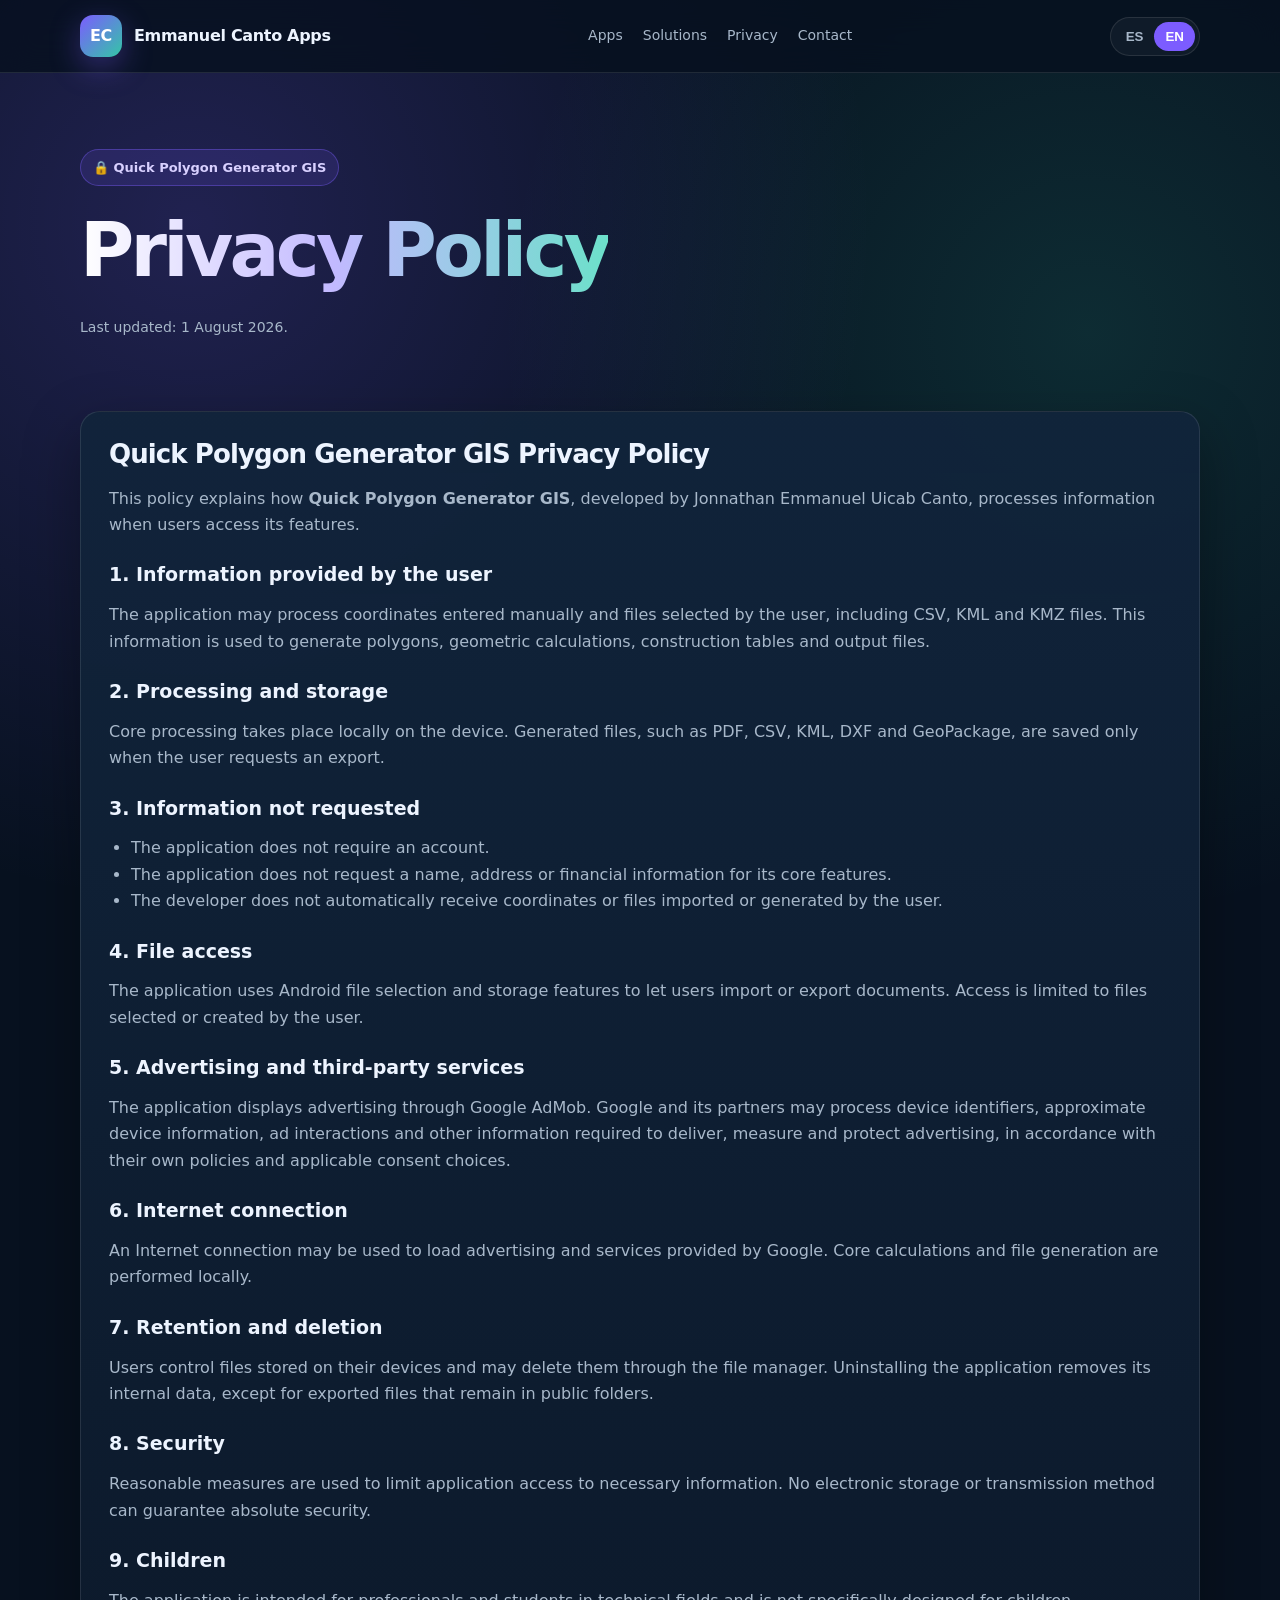
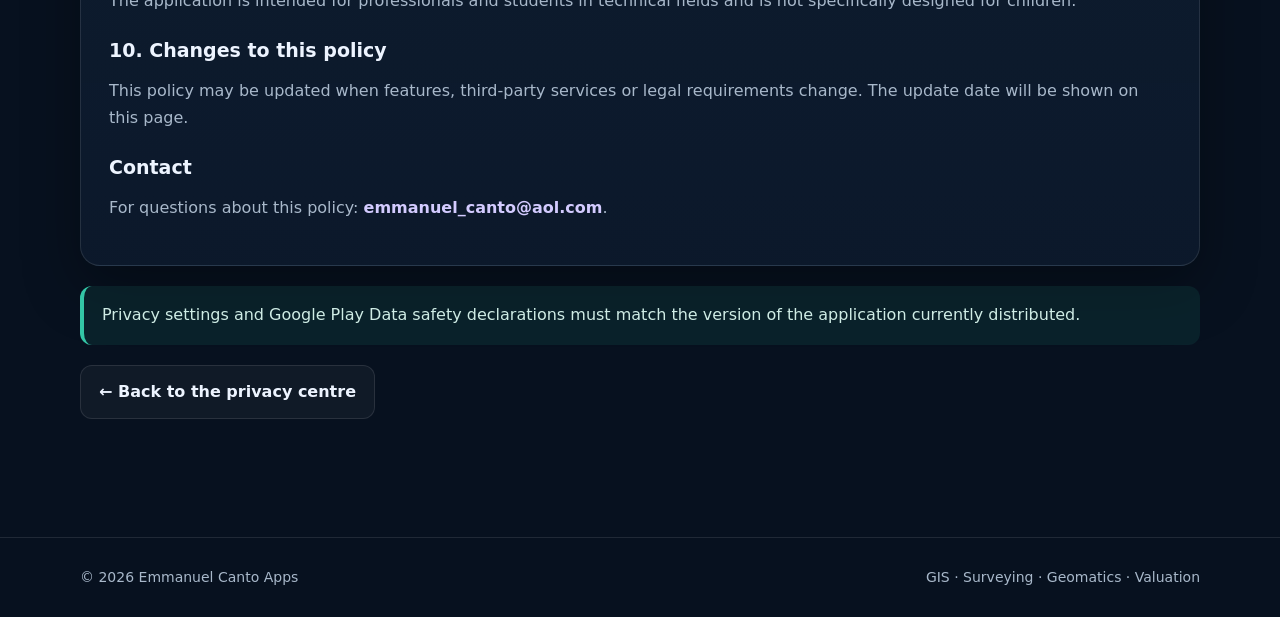
<file: privacy-quick-polygon-generator.html>
<!DOCTYPE html>
<html lang="es" data-title-es="Política de privacidad de Quick Polygon Generator GIS"
      data-title-en="Quick Polygon Generator GIS Privacy Policy">
<head>
  <meta charset="UTF-8">
  <meta name="viewport" content="width=device-width, initial-scale=1.0">
  <title>Quick Polygon Generator GIS Privacy Policy</title>
  <link rel="stylesheet" href="styles.css">
  <script src="script.js" defer></script>
</head>
<body class="lang-es">

<header class="site-header">
  <div class="container navbar">
    <a class="brand" href="index.html">
      <span class="brand-mark">EC</span>
      <span>Emmanuel Canto Apps</span>
    </a>

    <nav class="nav-links" aria-label="Main navigation">
      <a href="index.html#apps">
        <span data-lang="es">Aplicaciones</span><span data-lang="en">Apps</span>
      </a>
      <a href="index.html#solutions">
        <span data-lang="es">Soluciones</span><span data-lang="en">Solutions</span>
      </a>
      <a href="privacy.html">
        <span data-lang="es">Privacidad</span><span data-lang="en">Privacy</span>
      </a>
      <a href="index.html#contact">
        <span data-lang="es">Contacto</span><span data-lang="en">Contact</span>
      </a>
    </nav>

    <div class="language-switch" aria-label="Language selector">
      <button type="button" data-language-button="es" aria-pressed="false">ES</button>
      <button type="button" data-language-button="en" aria-pressed="false">EN</button>
    </div>
  </div>
</header>


<main>
  <section class="privacy-hero">
    <div class="container">
      <div class="eyebrow">🔒 Quick Polygon Generator GIS</div>
      <h1>
        <span data-lang="es" class="gradient-text">Política de privacidad</span>
        <span data-lang="en" class="gradient-text">Privacy Policy</span>
      </h1>
      <p class="policy-meta">
        <span data-lang="es">Última actualización: 1 de agosto de 2026.</span>
        <span data-lang="en">Last updated: 1 August 2026.</span>
      </p>
    </div>
  </section>

  <section style="padding-top:24px">
    <div class="container privacy-grid">
      <article class="policy-card" data-lang="es">
        <h2>Política de privacidad de Quick Polygon Generator GIS</h2>
        <p>
          Esta política explica cómo la aplicación <strong>Quick Polygon Generator GIS</strong>, desarrollada por
          Jonnathan Emmanuel Uicab Canto, procesa la información cuando el usuario utiliza sus funciones.
        </p>
        <h3>1. Información proporcionada por el usuario</h3><p>La aplicación puede procesar coordenadas ingresadas manualmente y archivos seleccionados por el usuario, incluidos CSV, KML y KMZ. Estos datos se utilizan para generar polígonos, cálculos geométricos, cuadros de construcción y archivos de salida.</p>
<h3>2. Procesamiento y almacenamiento</h3><p>El procesamiento principal se realiza localmente en el dispositivo. Los archivos generados, como PDF, CSV, KML, DXF y GeoPackage, se guardan únicamente cuando el usuario solicita una exportación.</p>
<h3>3. Datos que no se solicitan</h3><ul><li>La aplicación no requiere crear una cuenta.</li><li>La aplicación no solicita nombre, domicilio o información financiera para utilizar sus funciones principales.</li><li>El desarrollador no recibe automáticamente las coordenadas ni los archivos que el usuario importa o genera.</li></ul>
<h3>4. Acceso a archivos</h3><p>La aplicación utiliza el selector de archivos y las funciones de almacenamiento de Android para permitir que el usuario importe o exporte documentos. El acceso se limita a los archivos que el usuario selecciona o crea.</p>
<h3>5. Publicidad y servicios de terceros</h3><p>La aplicación muestra publicidad mediante Google AdMob. Google y sus socios pueden procesar identificadores del dispositivo, información aproximada del dispositivo, interacciones con anuncios y otros datos necesarios para mostrar, medir y proteger la publicidad, conforme a sus propias políticas y a las opciones de consentimiento aplicables.</p>
<h3>6. Conexión a Internet</h3><p>La conexión a Internet puede utilizarse para cargar publicidad y para servicios proporcionados por Google. Las funciones principales de cálculo y generación de archivos se realizan localmente.</p>
<h3>7. Conservación y eliminación</h3><p>El usuario controla los archivos guardados en su dispositivo y puede eliminarlos desde el administrador de archivos. La desinstalación de la aplicación elimina sus datos internos, salvo los archivos exportados que permanezcan en carpetas públicas.</p>
<h3>8. Seguridad</h3><p>Se aplican medidas razonables para limitar el acceso de la aplicación a la información necesaria. Ningún método de almacenamiento o transmisión electrónica puede garantizar seguridad absoluta.</p>
<h3>9. Menores</h3><p>La aplicación está orientada a profesionales y estudiantes de áreas técnicas y no está diseñada específicamente para menores de edad.</p>
<h3>10. Cambios a esta política</h3><p>Esta política puede actualizarse cuando cambien las funciones, los servicios de terceros o los requisitos legales. La fecha de actualización se mostrará en esta página.</p>
        <h3>Contacto</h3>
        <p>Para preguntas relacionadas con esta política: <a class="text-link" href="mailto:emmanuel_canto@aol.com">emmanuel_canto@aol.com</a>.</p>
      </article>

      <article class="policy-card" data-lang="en">
        <h2>Quick Polygon Generator GIS Privacy Policy</h2>
        <p>
          This policy explains how <strong>Quick Polygon Generator GIS</strong>, developed by
          Jonnathan Emmanuel Uicab Canto, processes information when users access its features.
        </p>
        <h3>1. Information provided by the user</h3><p>The application may process coordinates entered manually and files selected by the user, including CSV, KML and KMZ files. This information is used to generate polygons, geometric calculations, construction tables and output files.</p>
<h3>2. Processing and storage</h3><p>Core processing takes place locally on the device. Generated files, such as PDF, CSV, KML, DXF and GeoPackage, are saved only when the user requests an export.</p>
<h3>3. Information not requested</h3><ul><li>The application does not require an account.</li><li>The application does not request a name, address or financial information for its core features.</li><li>The developer does not automatically receive coordinates or files imported or generated by the user.</li></ul>
<h3>4. File access</h3><p>The application uses Android file selection and storage features to let users import or export documents. Access is limited to files selected or created by the user.</p>
<h3>5. Advertising and third-party services</h3><p>The application displays advertising through Google AdMob. Google and its partners may process device identifiers, approximate device information, ad interactions and other information required to deliver, measure and protect advertising, in accordance with their own policies and applicable consent choices.</p>
<h3>6. Internet connection</h3><p>An Internet connection may be used to load advertising and services provided by Google. Core calculations and file generation are performed locally.</p>
<h3>7. Retention and deletion</h3><p>Users control files stored on their devices and may delete them through the file manager. Uninstalling the application removes its internal data, except for exported files that remain in public folders.</p>
<h3>8. Security</h3><p>Reasonable measures are used to limit application access to necessary information. No electronic storage or transmission method can guarantee absolute security.</p>
<h3>9. Children</h3><p>The application is intended for professionals and students in technical fields and is not specifically designed for children.</p>
<h3>10. Changes to this policy</h3><p>This policy may be updated when features, third-party services or legal requirements change. The update date will be shown on this page.</p>
        <h3>Contact</h3>
        <p>For questions about this policy: <a class="text-link" href="mailto:emmanuel_canto@aol.com">emmanuel_canto@aol.com</a>.</p>
      </article>

      <div class="notice">
        <span data-lang="es">
          La configuración de privacidad y las declaraciones de Seguridad de los datos en Google Play
          deben coincidir con la versión de la aplicación que se encuentre publicada.
        </span>
        <span data-lang="en">
          Privacy settings and Google Play Data safety declarations must match the version of the
          application currently distributed.
        </span>
      </div>

      <a class="btn btn-secondary" href="privacy.html" style="width:max-content">
        <span data-lang="es">← Volver al centro de privacidad</span>
        <span data-lang="en">← Back to the privacy centre</span>
      </a>
    </div>
  </section>
</main>


<footer>
  <div class="container footer-row">
    <span>
      <span data-lang="es">© 2026 Emmanuel Canto Apps</span>
      <span data-lang="en">© 2026 Emmanuel Canto Apps</span>
    </span>
    <span>
      <span data-lang="es">GIS · Topografía · Geomática · Valuación</span>
      <span data-lang="en">GIS · Surveying · Geomatics · Valuation</span>
    </span>
  </div>
</footer>

</body>
</html>
</file>
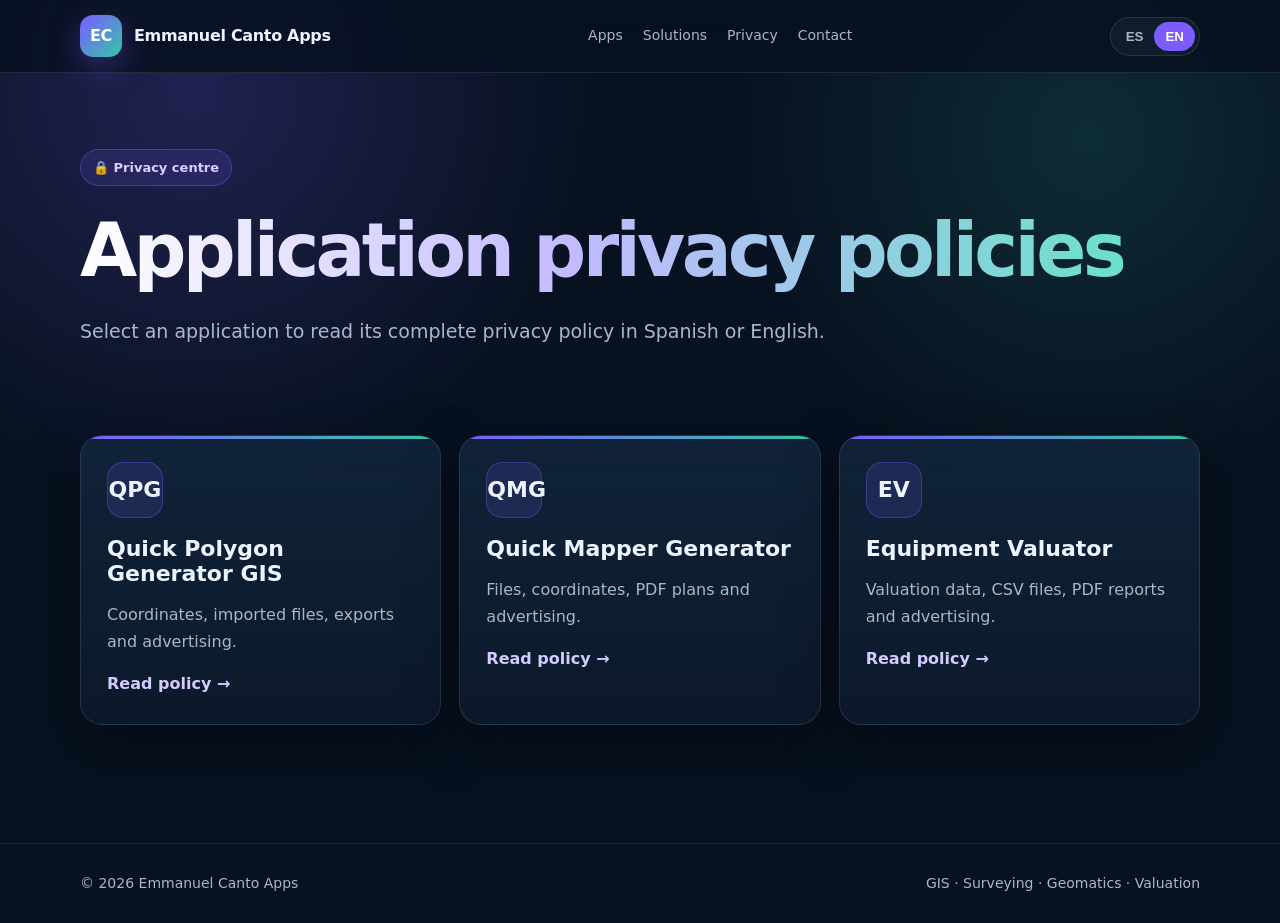
<file: privacy.html>
<!DOCTYPE html>
<html lang="es" data-title-es="Centro de privacidad | Emmanuel Canto Apps"
      data-title-en="Privacy Centre | Emmanuel Canto Apps">
<head>
  <meta charset="UTF-8">
  <meta name="viewport" content="width=device-width, initial-scale=1.0">
  <title>Privacy Centre</title>
  <link rel="stylesheet" href="styles.css">
  <script src="script.js" defer></script>
</head>
<body class="lang-es">

<header class="site-header">
  <div class="container navbar">
    <a class="brand" href="index.html">
      <span class="brand-mark">EC</span>
      <span>Emmanuel Canto Apps</span>
    </a>

    <nav class="nav-links" aria-label="Main navigation">
      <a href="index.html#apps">
        <span data-lang="es">Aplicaciones</span><span data-lang="en">Apps</span>
      </a>
      <a href="index.html#solutions">
        <span data-lang="es">Soluciones</span><span data-lang="en">Solutions</span>
      </a>
      <a href="privacy.html">
        <span data-lang="es">Privacidad</span><span data-lang="en">Privacy</span>
      </a>
      <a href="index.html#contact">
        <span data-lang="es">Contacto</span><span data-lang="en">Contact</span>
      </a>
    </nav>

    <div class="language-switch" aria-label="Language selector">
      <button type="button" data-language-button="es" aria-pressed="false">ES</button>
      <button type="button" data-language-button="en" aria-pressed="false">EN</button>
    </div>
  </div>
</header>


<main>
  <section class="privacy-hero">
    <div class="container">
      <div class="eyebrow">
        <span data-lang="es">🔒 Centro de privacidad</span>
        <span data-lang="en">🔒 Privacy centre</span>
      </div>
      <h1>
        <span data-lang="es" class="gradient-text">Políticas de privacidad de las aplicaciones</span>
        <span data-lang="en" class="gradient-text">Application privacy policies</span>
      </h1>
      <p class="lead" data-lang="es">
        Selecciona una aplicación para consultar su política completa en español o inglés.
      </p>
      <p class="lead" data-lang="en">
        Select an application to read its complete privacy policy in Spanish or English.
      </p>
    </div>
  </section>

  <section style="padding-top:24px">
    <div class="container policy-index">
      <article class="card">
        <div class="app-icon">QPG</div>
        <h3>Quick Polygon Generator GIS</h3>
        <p data-lang="es">Tratamiento de coordenadas, archivos importados, exportaciones y publicidad.</p>
        <p data-lang="en">Coordinates, imported files, exports and advertising.</p>
        <a class="text-link" href="privacy-quick-polygon-generator.html">
          <span data-lang="es">Consultar política →</span><span data-lang="en">Read policy →</span>
        </a>
      </article>

      <article class="card">
        <div class="app-icon">QMG</div>
        <h3>Quick Mapper Generator</h3>
        <p data-lang="es">Tratamiento de archivos, coordenadas, planos PDF y publicidad.</p>
        <p data-lang="en">Files, coordinates, PDF plans and advertising.</p>
        <a class="text-link" href="privacy-quick-mapper-generator.html">
          <span data-lang="es">Consultar política →</span><span data-lang="en">Read policy →</span>
        </a>
      </article>

      <article class="card">
        <div class="app-icon">EV</div>
        <h3>Equipment Valuator</h3>
        <p data-lang="es">Datos de valuación, archivos CSV, reportes PDF y publicidad.</p>
        <p data-lang="en">Valuation data, CSV files, PDF reports and advertising.</p>
        <a class="text-link" href="privacy-equipment-valuator.html">
          <span data-lang="es">Consultar política →</span><span data-lang="en">Read policy →</span>
        </a>
      </article>
    </div>
  </section>
</main>


<footer>
  <div class="container footer-row">
    <span>
      <span data-lang="es">© 2026 Emmanuel Canto Apps</span>
      <span data-lang="en">© 2026 Emmanuel Canto Apps</span>
    </span>
    <span>
      <span data-lang="es">GIS · Topografía · Geomática · Valuación</span>
      <span data-lang="en">GIS · Surveying · Geomatics · Valuation</span>
    </span>
  </div>
</footer>

</body>
</html>
</file>
<file: styles.css>
:root {
  --bg: #07111f;
  --surface: #0d1a2c;
  --surface-2: #11243b;
  --text: #edf4ff;
  --muted: #a8b8ca;
  --primary: #7c5cff;
  --primary-2: #33c6a6;
  --coffee: #ffdd57;
  --border: rgba(255, 255, 255, 0.10);
  --shadow: 0 20px 55px rgba(0, 0, 0, 0.34);
  --max: 1120px;
}


/* =========================================================
   ESTILOS GENERALES
   ========================================================= */

* {
  box-sizing: border-box;
}

html {
  scroll-behavior: smooth;
}

body {
  margin: 0;

  font-family:
    Inter,
    system-ui,
    -apple-system,
    BlinkMacSystemFont,
    "Segoe UI",
    sans-serif;

  color: var(--text);

  background:
    radial-gradient(
      circle at 15% 10%,
      rgba(124, 92, 255, 0.22),
      transparent 30%
    ),
    radial-gradient(
      circle at 85% 15%,
      rgba(51, 198, 166, 0.15),
      transparent 27%
    ),
    var(--bg);

  line-height: 1.65;
}

a {
  color: inherit;
  text-decoration: none;
}

button,
a {
  -webkit-tap-highlight-color: transparent;
}

.container {
  width: min(var(--max), calc(100% - 32px));
  margin: 0 auto;
}


/* =========================================================
   CONTROL DE IDIOMAS
   ========================================================= */

[data-lang] {
  display: none !important;
}

body.lang-es [data-lang="es"],
body.lang-en [data-lang="en"] {
  display: revert !important;
}

body.lang-es span[data-lang="es"],
body.lang-en span[data-lang="en"] {
  display: inline !important;
}

body.lang-es .feature-language[data-lang="es"],
body.lang-en .feature-language[data-lang="en"] {
  display: block !important;
}

body.lang-es .support-content small[data-lang="es"],
body.lang-en .support-content small[data-lang="en"] {
  display: block !important;
}


/* =========================================================
   ENCABEZADO
   ========================================================= */

.site-header {
  position: sticky;
  top: 0;
  z-index: 50;

  border-bottom: 1px solid var(--border);

  background: rgba(7, 17, 31, 0.82);

  backdrop-filter: blur(16px);
  -webkit-backdrop-filter: blur(16px);
}

.navbar {
  min-height: 72px;

  display: flex;
  align-items: center;
  justify-content: space-between;

  gap: 24px;
}

.brand {
  display: inline-flex;
  align-items: center;

  gap: 12px;

  font-weight: 800;
  letter-spacing: -0.02em;
}

.brand-mark {
  width: 42px;
  height: 42px;

  display: grid;
  place-items: center;

  border-radius: 13px;

  background:
    linear-gradient(
      135deg,
      var(--primary),
      var(--primary-2)
    );

  box-shadow:
    0 10px 30px rgba(124, 92, 255, 0.35);

  color: white;
}

.nav-links {
  display: flex;
  align-items: center;

  gap: 20px;

  color: var(--muted);
  font-size: 14px;
}

.nav-links a {
  transition: color 0.2s ease;
}

.nav-links a:hover {
  color: var(--text);
}


/* =========================================================
   SELECTOR DE IDIOMA
   ========================================================= */

.language-switch {
  display: inline-flex;
  align-items: center;

  padding: 4px;

  border: 1px solid var(--border);
  border-radius: 999px;

  background: rgba(255, 255, 255, 0.04);
}

.language-switch button {
  padding: 7px 11px;

  border: 0;
  border-radius: 999px;

  background: transparent;
  color: var(--muted);

  cursor: pointer;
  font-weight: 700;

  transition:
    background-color 0.2s ease,
    color 0.2s ease;
}

.language-switch button.active {
  background: var(--primary);
  color: white;
}


/* =========================================================
   HERO
   ========================================================= */

.hero {
  padding: 96px 0 72px;
}

.hero-grid {
  display: grid;
  grid-template-columns: 1.15fr 0.85fr;

  gap: 52px;

  align-items: center;
}

.eyebrow {
  display: inline-flex;
  align-items: center;

  gap: 8px;

  padding: 7px 12px;
  margin-bottom: 22px;

  border: 1px solid rgba(124, 92, 255, 0.38);
  border-radius: 999px;

  background: rgba(124, 92, 255, 0.14);
  color: #d8d0ff;

  font-size: 13px;
  font-weight: 800;
}


/* =========================================================
   TÍTULOS
   ========================================================= */

h1,
h2,
h3 {
  line-height: 1.15;
}

h1 {
  margin: 0 0 22px;

  font-size: clamp(42px, 7vw, 74px);
  letter-spacing: -0.05em;
}

h2 {
  margin: 0 0 12px;

  font-size: clamp(30px, 4vw, 46px);
  letter-spacing: -0.035em;
}

h3 {
  margin: 0 0 10px;
  font-size: 22px;
}

.gradient-text {
  background:
    linear-gradient(
      90deg,
      #ffffff,
      #c2b9ff 48%,
      #6ce0ca
    );

  -webkit-background-clip: text;
  background-clip: text;

  color: transparent;
}

.lead {
  max-width: 760px;

  margin: 0 0 30px;

  color: var(--muted);
  font-size: 19px;
}


/* =========================================================
   BOTONES
   ========================================================= */

.actions {
  display: flex;
  flex-wrap: wrap;

  gap: 14px;
}

.btn {
  display: inline-flex;
  align-items: center;
  justify-content: center;

  gap: 10px;

  padding: 13px 18px;

  border: 1px solid var(--border);
  border-radius: 12px;

  font-weight: 800;

  transition:
    transform 0.2s ease,
    border-color 0.2s ease,
    box-shadow 0.2s ease;
}

.btn:hover {
  transform: translateY(-2px);
  border-color: rgba(255, 255, 255, 0.22);
}

.btn-primary {
  border-color: transparent;

  background:
    linear-gradient(
      135deg,
      var(--primary),
      #6244dd
    );

  box-shadow:
    0 12px 30px rgba(124, 92, 255, 0.28);
}

.btn-secondary {
  background: rgba(255, 255, 255, 0.04);
}


/* =========================================================
   TARJETAS GENERALES
   ========================================================= */

.hero-card,
.card,
.policy-card,
.contact-box,
.info-panel {
  border: 1px solid var(--border);

  background:
    linear-gradient(
      180deg,
      rgba(17, 36, 59, 0.95),
      rgba(13, 26, 44, 0.90)
    );

  box-shadow: var(--shadow);
}

.hero-card {
  padding: 30px;
  border-radius: 26px;
}

.hero-card p,
.card p,
.policy-card p,
.policy-card li,
.info-panel p {
  color: var(--muted);
}


/* =========================================================
   ESTADÍSTICAS
   ========================================================= */

.stat-grid {
  display: grid;
  grid-template-columns: repeat(2, 1fr);

  gap: 14px;

  margin-top: 22px;
}

.stat {
  padding: 18px;

  border: 1px solid var(--border);
  border-radius: 16px;

  background: rgba(255, 255, 255, 0.04);
}

.stat strong {
  display: block;
  font-size: 23px;
}

.stat span {
  color: var(--muted);
  font-size: 13px;
}


/* =========================================================
   SECCIONES
   ========================================================= */

section {
  padding: 72px 0;
}

section[id] {
  scroll-margin-top: 82px;
}

.section-head {
  max-width: 780px;
  margin-bottom: 34px;
}

.section-head p {
  margin: 0;
  color: var(--muted);
}


/* =========================================================
   APLICACIONES
   ========================================================= */

.cards {
  display: grid;
  grid-template-columns: repeat(3, 1fr);

  gap: 22px;
}

.card {
  position: relative;
  overflow: hidden;

  padding: 26px;

  border-radius: 22px;
}

.card::before {
  content: "";

  position: absolute;
  inset: 0 0 auto 0;

  height: 3px;

  background:
    linear-gradient(
      90deg,
      var(--primary),
      var(--primary-2)
    );
}

.app-icon {
  width: 56px;
  height: 56px;

  display: grid;
  place-items: center;

  margin-bottom: 18px;

  border: 1px solid rgba(124, 92, 255, 0.32);
  border-radius: 16px;

  background: rgba(124, 92, 255, 0.15);

  font-size: 22px;
  font-weight: 900;
}

.tags {
  display: flex;
  flex-wrap: wrap;

  gap: 8px;

  margin: 17px 0 22px;
}

.tag {
  padding: 6px 9px;

  border: 1px solid var(--border);
  border-radius: 999px;

  background: rgba(255, 255, 255, 0.05);
  color: #cbd8e7;

  font-size: 12px;
}

.link-row {
  display: flex;
  flex-wrap: wrap;

  gap: 14px;
}

.text-link {
  color: #d3cbff;
  font-weight: 800;
}


/* =========================================================
   SOLUCIONES
   ========================================================= */

.features {
  display: grid;
  grid-template-columns: repeat(2, 1fr);

  gap: 18px;
}

.feature {
  display: flex;
  align-items: flex-start;

  gap: 16px;

  padding: 20px;

  border: 1px solid var(--border);
  border-radius: 16px;

  background: rgba(255, 255, 255, 0.03);
}

.feature-icon {
  flex: 0 0 auto;

  font-size: 24px;
  line-height: 1.4;
}

.feature-content {
  flex: 1;
  min-width: 0;
}

.feature-language {
  width: 100%;
}

.feature-language strong {
  display: block;

  margin-bottom: 4px;

  font-size: 16px;
}

.feature-language span {
  display: block;

  color: var(--muted);
  font-size: 14px;
}


/* =========================================================
   SOBRE EL DESARROLLADOR
   ========================================================= */

.about-grid {
  display: grid;
  grid-template-columns: 0.8fr 1.2fr;

  gap: 34px;

  align-items: center;
}

.profile-panel {
  min-height: 320px;

  display: grid;
  place-items: center;

  padding: 30px;

  border: 1px solid var(--border);
  border-radius: 24px;

  background:
    linear-gradient(
      135deg,
      rgba(124, 92, 255, 0.34),
      rgba(51, 198, 166, 0.15)
    ),
    var(--surface);

  text-align: center;
}

.profile-panel .profile-icon {
  font-size: 70px;
}

.about-copy p {
  color: var(--muted);
}


/* =========================================================
   APOYO Y DONACIONES
   ========================================================= */

.support-box {
  position: relative;
  overflow: hidden;

  display: grid;
  grid-template-columns: auto 1fr;
  align-items: center;

  gap: 28px;

  padding: 42px;

  border: 1px solid rgba(255, 221, 87, 0.28);
  border-radius: 24px;

  background:
    radial-gradient(
      circle at 10% 20%,
      rgba(255, 221, 87, 0.14),
      transparent 32%
    ),
    linear-gradient(
      135deg,
      rgba(124, 92, 255, 0.16),
      rgba(51, 198, 166, 0.10)
    ),
    var(--surface);

  box-shadow: var(--shadow);
}

.support-box::before {
  content: "";

  position: absolute;
  inset: 0 0 auto 0;

  height: 4px;

  background:
    linear-gradient(
      90deg,
      var(--coffee),
      var(--primary),
      var(--primary-2)
    );
}

.support-icon {
  width: 96px;
  height: 96px;

  display: grid;
  place-items: center;

  border: 1px solid rgba(255, 221, 87, 0.28);
  border-radius: 28px;

  background: rgba(255, 221, 87, 0.10);

  font-size: 48px;
  line-height: 1;
}

.support-content {
  min-width: 0;
}

.support-content h2 {
  margin-bottom: 14px;
}

.support-content p {
  max-width: 780px;

  margin: 0 0 24px;

  color: var(--muted);
  font-size: 17px;
}

.support-button {
  border-color: transparent;

  background: var(--coffee);
  color: #111111;

  box-shadow:
    0 12px 30px rgba(255, 221, 87, 0.20);
}

.support-button:hover {
  border-color: transparent;

  box-shadow:
    0 16px 34px rgba(255, 221, 87, 0.28);
}

.coffee-symbol {
  font-size: 20px;
}

.support-content small {
  margin-top: 14px;

  color: var(--muted);
  font-size: 12px;
}


/* =========================================================
   CONTACTO
   ========================================================= */

.contact-box {
  padding: 44px 24px;

  border-radius: 24px;

  background:
    linear-gradient(
      135deg,
      rgba(124, 92, 255, 0.18),
      rgba(51, 198, 166, 0.12)
    );

  text-align: center;
}

.contact-box p {
  color: var(--muted);
}


/* =========================================================
   PRIVACIDAD
   ========================================================= */

.privacy-hero {
  padding: 76px 0 34px;
}

.privacy-grid {
  display: grid;
  gap: 20px;
}

.policy-card {
  padding: 28px;
  border-radius: 20px;
}

.policy-card h2 {
  margin-top: 0;
  font-size: 26px;
}

.policy-card h3 {
  margin-top: 26px;
  font-size: 19px;
}

.policy-card ul {
  padding-left: 22px;
}

.policy-meta {
  color: var(--muted);
  font-size: 14px;
}

.notice {
  padding: 16px 18px;

  border-left: 4px solid var(--primary-2);
  border-radius: 12px;

  background: rgba(51, 198, 166, 0.09);
  color: #cfece5;
}

.policy-index {
  display: grid;
  grid-template-columns: repeat(3, 1fr);

  gap: 18px;
}

.policy-index .card {
  min-height: 230px;
}

.info-panel {
  padding: 24px;
  border-radius: 18px;
}


/* =========================================================
   PIE DE PÁGINA
   ========================================================= */

footer {
  margin-top: 46px;
  padding: 28px 0;

  border-top: 1px solid var(--border);

  color: var(--muted);
  font-size: 14px;
}

.footer-row {
  display: flex;
  justify-content: space-between;
  flex-wrap: wrap;

  gap: 20px;
}


/* =========================================================
   TABLETAS
   ========================================================= */

@media (max-width: 940px) {

  .hero-grid,
  .about-grid {
    grid-template-columns: 1fr;
  }

  .cards,
  .policy-index {
    grid-template-columns: 1fr;
  }

  .nav-links {
    display: none;
  }
}


/* =========================================================
   TELÉFONOS
   ========================================================= */

@media (max-width: 700px) {

  .features,
  .stat-grid {
    grid-template-columns: 1fr;
  }

  .hero {
    padding-top: 62px;
  }

  h1 {
    font-size: 44px;
  }

  .navbar {
    gap: 12px;
  }

  .brand span:last-child {
    display: none;
  }

  .policy-card {
    padding: 22px;
  }

  .support-box {
    grid-template-columns: 1fr;

    padding: 30px 22px;

    text-align: center;
  }

  .support-icon {
    width: 82px;
    height: 82px;

    margin: 0 auto;

    font-size: 40px;
  }

  .support-content p {
    font-size: 16px;
  }

  .support-button {
    width: 100%;
  }

  .support-content small {
    text-align: center;
  }
}
</file>
